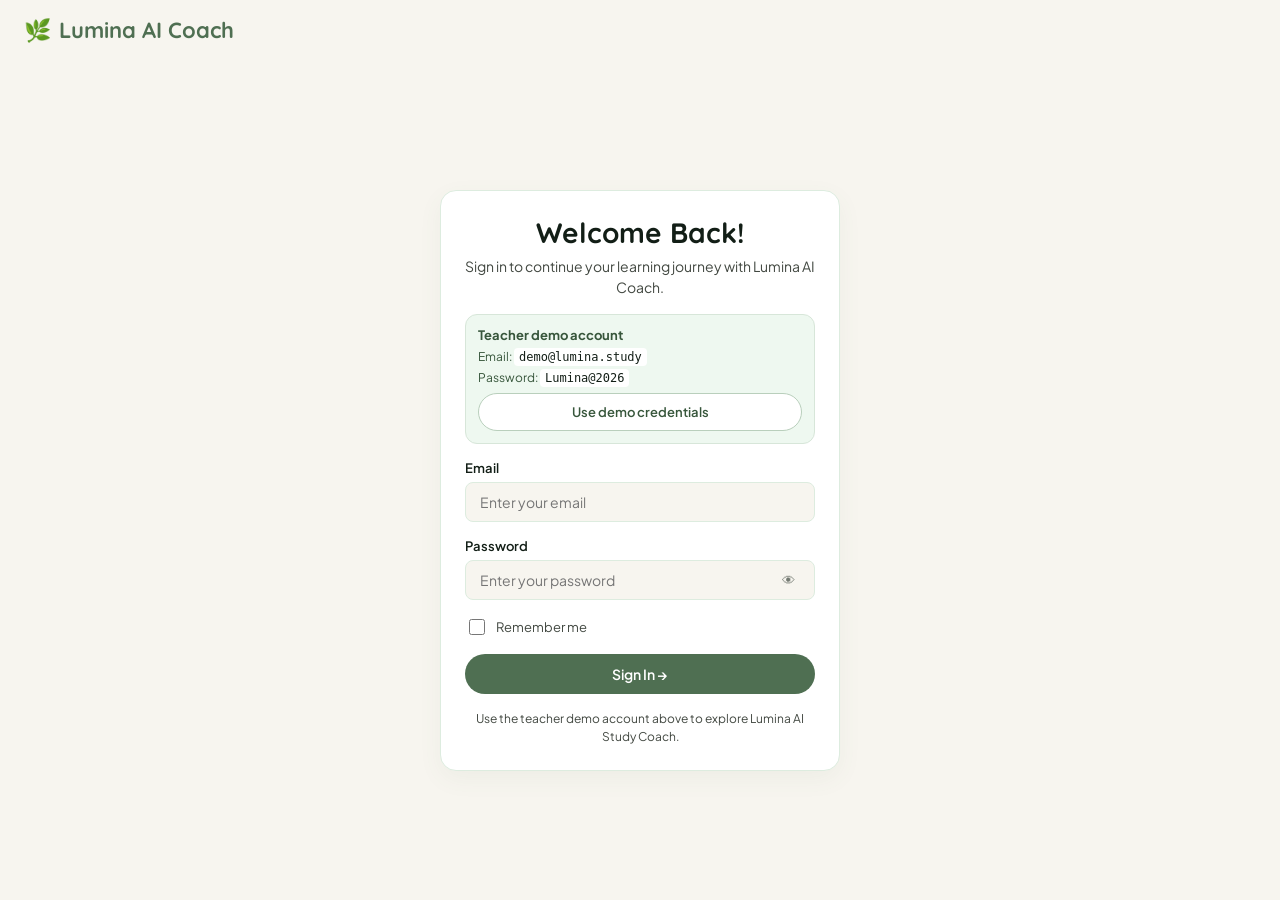
<file: index.html>
<!DOCTYPE html>
<html>
<head>
    <meta http-equiv="refresh" content="0; url=login.html">
    <title>Lumina AI Study Coach</title>
</head>
<body>
    <p>Loading Lumina AI Study Coach...</p>
</body>
</html>
</file>
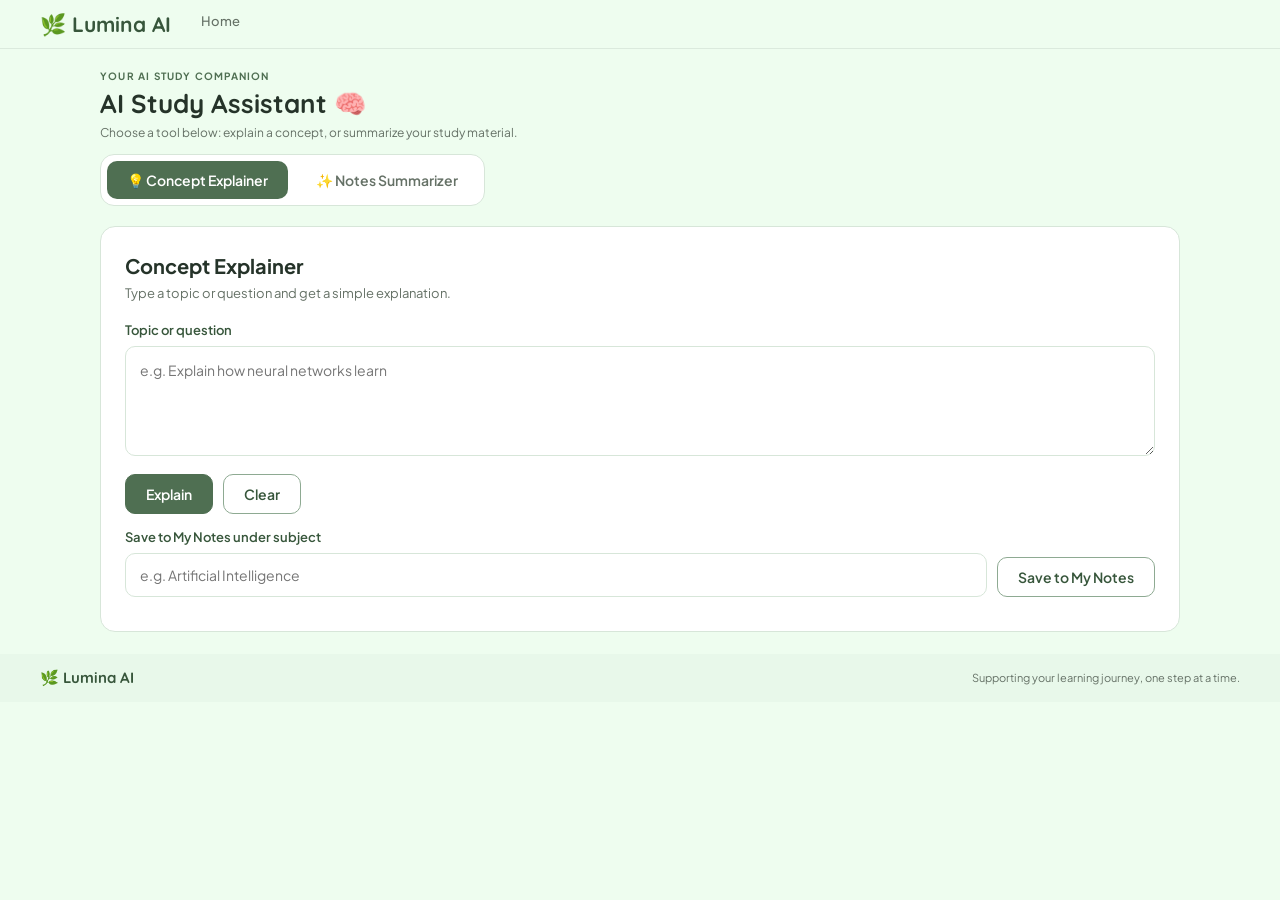
<file: ai-study-ass.html>
<!DOCTYPE html>
<html lang="en">
<head>
  <meta charset="UTF-8">
  <meta name="viewport" content="width=device-width, initial-scale=1.0">
  <meta name="theme-color" content="#eefdef">
  <title>Lumina AI Coach - AI Study Assistant</title>

  <link rel="stylesheet" href="./dashboard.css">

  <style>
    .tabs {
      display: flex;
      gap: 8px;
      margin-bottom: 20px;
      padding: 6px;
      background: var(--white);
      border: 1px solid var(--border-green);
      border-radius: 14px;
      width: fit-content;
      max-width: 100%;
    }

    .tab-btn {
      padding: 10px 20px;
      color: var(--text-muted);
      background: transparent;
      border: 0;
      border-radius: 10px;
      font-size: 14px;
      font-weight: 600;
      cursor: pointer;
      transition: background 0.2s ease, color 0.2s ease;
    }

    .tab-btn:hover {
      background: var(--soft-green);
    }

    .tab-btn[aria-selected="true"] {
      color: var(--white);
      background: var(--accent);
    }

    .assistant-panel {
      padding: 24px;
      background: var(--white);
      border: 1px solid var(--border-green);
      border-radius: 15px;
    }

    .assistant-panel[hidden] {
      display: none;
    }

    .assistant-panel h2 {
      margin-bottom: 4px;
      font-size: 20px;
    }

    .assistant-panel .panel-desc {
      margin-bottom: 18px;
      color: var(--text-muted);
      font-size: 13px;
    }

    .field-label {
      display: block;
      margin-bottom: 6px;
      color: var(--dark-green);
      font-size: 13px;
      font-weight: 600;
    }

    .field,
    .field-area {
      width: 100%;
      padding: 12px 14px;
      color: var(--text-main);
      background: var(--white);
      border: 1px solid var(--border-green);
      border-radius: 10px;
      font-size: 14px;
    }

    .field-area {
      min-height: 200px;
      resize: vertical;
      line-height: 1.7;
    }

    .field:focus,
    .field-area:focus {
      outline: 2px solid #719b76;
      outline-offset: 1px;
    }

    .btn-row {
      display: flex;
      flex-wrap: wrap;
      gap: 10px;
      margin-top: 14px;
    }

    .btn {
      padding: 10px 20px;
      border-radius: 10px;
      font-size: 14px;
      font-weight: 600;
      cursor: pointer;
    }

    .btn-primary {
      color: var(--white);
      background: var(--accent);
      border: 1px solid var(--accent);
    }

    .btn-primary:hover {
      background: var(--dark-green);
    }

    .btn-secondary {
      color: var(--dark-green);
      background: var(--white);
      border: 1px solid #8eaa92;
    }

    .btn-secondary:hover {
      background: var(--soft-green);
    }

    .result-box {
      margin-top: 20px;
      padding: 18px;
      background: #f7fbf7;
      border: 1px solid var(--border-green);
      border-radius: 12px;
      font-size: 14px;
      line-height: 1.8;
      white-space: pre-wrap;
      overflow-wrap: anywhere;
    }

    .save-row {
      display: grid;
      grid-template-columns: 1fr auto;
      gap: 10px;
      margin-top: 14px;
      align-items: end;
    }

    .status-msg {
      margin-top: 10px;
      color: var(--accent);
      font-size: 13px;
      font-weight: 600;
    }

    @media (max-width: 600px) {
      .tabs {
        width: 100%;
      }

      .tab-btn {
        flex: 1;
        padding: 10px 8px;
        font-size: 13px;
      }

      .assistant-panel {
        padding: 18px;
      }

      .save-row {
        grid-template-columns: 1fr;
      }
    }
  </style>
</head>
<body>

  <header class="navbar">
    <a href="dashboard.html" class="logo">🌿 Lumina AI</a>

    <nav class="nav-links" aria-label="Main navigation">
      <a href="dashboard.html">Home</a>
    </nav>
  </header>

  <main class="container">
    <section class="welcome">
      <p class="eyebrow">YOUR AI STUDY COMPANION</p>
      <h1>AI Study Assistant 🧠</h1>
      <p>Choose a tool below: explain a concept, or summarize your study material.</p>
    </section>

    <div class="tabs" role="tablist" aria-label="AI Study Assistant tools">
      <button class="tab-btn" id="tab-explainer" role="tab"
              aria-selected="true" aria-controls="panel-explainer"
              type="button">💡 Concept Explainer</button>
      <button class="tab-btn" id="tab-summarizer" role="tab"
              aria-selected="false" aria-controls="panel-summarizer"
              type="button">✨ Notes Summarizer</button>
    </div>

    <!-- TOOL 1: CONCEPT EXPLAINER -->
    <section class="assistant-panel" id="panel-explainer"
             role="tabpanel" aria-labelledby="tab-explainer">
      <h2>Concept Explainer</h2>
      <p class="panel-desc">Type a topic or question and get a simple explanation.</p>

      <label class="field-label" for="explainerInput">Topic or question</label>
      <textarea class="field-area" id="explainerInput" style="min-height:110px"
        placeholder="e.g. Explain how neural networks learn"></textarea>

      <div class="btn-row">
        <button class="btn btn-primary" id="explainBtn" type="button">Explain</button>
        <button class="btn btn-secondary" id="explainClear" type="button">Clear</button>
      </div>

      <div class="result-box" id="explainerResult" hidden></div>

      <div class="save-row" id="explainerSave" hidden>
        <div>
          <label class="field-label" for="explainerSubject">Save to My Notes under subject</label>
          <input class="field" id="explainerSubject" type="text"
                 list="subjectOptions" placeholder="e.g. Artificial Intelligence">
        </div>
        <button class="btn btn-secondary" id="explainerSaveBtn" type="button">
          Save to My Notes
        </button>
      </div>
      <p class="status-msg" id="explainerStatus" role="status" aria-live="polite"></p>
    </section>

    <!-- TOOL 2: NOTES SUMMARIZER -->
    <section class="assistant-panel" id="panel-summarizer"
             role="tabpanel" aria-labelledby="tab-summarizer" hidden>
      <h2>Notes Summarizer</h2>
      <p class="panel-desc">Paste your study material and get concise revision notes.</p>

      <label class="field-label" for="summarizerInput">Study material</label>
      <textarea class="field-area" id="summarizerInput"
        placeholder="Paste your notes, textbook text or lecture material here..."></textarea>

      <div class="btn-row">
        <button class="btn btn-primary" id="summarizeBtn" type="button">Summarize</button>
        <button class="btn btn-secondary" id="summarizeClear" type="button">Clear</button>
      </div>

      <div class="result-box" id="summarizerResult" hidden></div>

      <div class="save-row" id="summarizerSave" hidden>
        <div>
          <label class="field-label" for="summarizerSubject">Save to My Notes under subject</label>
          <input class="field" id="summarizerSubject" type="text"
                 list="subjectOptions" placeholder="e.g. Statistics">
        </div>
        <button class="btn btn-secondary" id="summarizerSaveBtn" type="button">
          Save to My Notes
        </button>
      </div>
      <p class="status-msg" id="summarizerStatus" role="status" aria-live="polite"></p>
    </section>

    <datalist id="subjectOptions"></datalist>
  </main>

  <footer class="footer">
    <div class="footer-logo">🌿 Lumina AI</div>
    <p class="footer-text">
      Supporting your learning journey, one step at a time.
    </p>
  </footer>

  <script>
  "use strict";

  /* =========================================================
     CONNECT YOUR AI HERE
     Replace the body of this function with your existing AI call
     (the one your concept-explainer page uses).
     mode  = "explain" or "summarize"
     input = the text the user typed
     It must return the answer text (a string).
     ========================================================= */
  async function askAI(mode, input) {
    if (typeof window.LuminaAI === "function") {
      return await window.LuminaAI(mode, input);
    }
    throw new Error("AI is not connected yet. Add your AI call inside askAI().");
  }

  const NOTES_KEY = "luminaNotes";

  const tabs = {
    explainer: {
      tab: document.getElementById("tab-explainer"),
      panel: document.getElementById("panel-explainer")
    },
    summarizer: {
      tab: document.getElementById("tab-summarizer"),
      panel: document.getElementById("panel-summarizer")
    }
  };

  function showTab(name) {
    if (!tabs[name]) name = "explainer";

    Object.entries(tabs).forEach(([key, item]) => {
      const active = key === name;
      item.tab.setAttribute("aria-selected", String(active));
      item.panel.hidden = !active;
    });

    history.replaceState(null, "", "#" + name);
  }

  tabs.explainer.tab.addEventListener("click", () => showTab("explainer"));
  tabs.summarizer.tab.addEventListener("click", () => showTab("summarizer"));

  showTab(location.hash.replace("#", "") || "explainer");

  /* ---------- Subject suggestions from existing notes ---------- */
  function readNotes() {
    try {
      const data = JSON.parse(localStorage.getItem(NOTES_KEY) || "[]");
      return Array.isArray(data) ? data : [];
    } catch (error) {
      return [];
    }
  }

  (function fillSubjects() {
    const subjects = [...new Set(readNotes().map(n => n.subject).filter(Boolean))];
    document.getElementById("subjectOptions").innerHTML =
      subjects.map(s => {
        const option = document.createElement("option");
        option.value = s;
        return option.outerHTML;
      }).join("");
  })();

  /* ---------- Save a result into My Notes ---------- */
  function saveToNotes(title, subject, content, source) {
    const notes = readNotes();
    const now = new Date().toISOString();

    notes.push({
      id: window.crypto?.randomUUID?.() ||
        "note-" + Date.now() + "-" + Math.random().toString(36).slice(2),
      title,
      subject,
      content,
      source,
      createdAt: now,
      updatedAt: now
    });

    localStorage.setItem(NOTES_KEY, JSON.stringify(notes));
  }

  /* ---------- Wire up one tool ---------- */
  function setupTool(config) {
    const input = document.getElementById(config.inputId);
    const runBtn = document.getElementById(config.runId);
    const clearBtn = document.getElementById(config.clearId);
    const result = document.getElementById(config.resultId);
    const saveRow = document.getElementById(config.saveRowId);
    const subjectInput = document.getElementById(config.subjectId);
    const saveBtn = document.getElementById(config.saveBtnId);
    const status = document.getElementById(config.statusId);

    let lastAnswer = "";

    runBtn.addEventListener("click", async () => {
      const text = input.value.trim();
      status.textContent = "";

      if (!text) {
        status.textContent = config.emptyMessage;
        input.focus();
        return;
      }

      runBtn.disabled = true;
      runBtn.textContent = "Working...";

      try {
        lastAnswer = String(await askAI(config.mode, text)).trim();
        result.textContent = lastAnswer;
        result.hidden = false;
        saveRow.hidden = !lastAnswer;
      } catch (error) {
        console.error(error);
        result.hidden = true;
        saveRow.hidden = true;
        status.textContent = error.message || "Something went wrong. Please try again.";
      } finally {
        runBtn.disabled = false;
        runBtn.textContent = config.runLabel;
      }
    });

    clearBtn.addEventListener("click", () => {
      input.value = "";
      result.textContent = "";
      result.hidden = true;
      saveRow.hidden = true;
      status.textContent = "";
      lastAnswer = "";
      input.focus();
    });

    saveBtn.addEventListener("click", () => {
      const subject = subjectInput.value.trim();

      if (!lastAnswer) return;

      if (!subject) {
        status.textContent = "Please enter a subject to save this note.";
        subjectInput.focus();
        return;
      }

      const raw = input.value.trim().replace(/\s+/g, " ");
      const title = config.titlePrefix +
        (raw.length > 40 ? raw.slice(0, 40).trim() + "..." : raw);

      try {
        saveToNotes(title, subject, lastAnswer, config.source);
        status.textContent = "✓ Saved to My Notes under " + subject + ".";
      } catch (error) {
        console.error(error);
        status.textContent = "Unable to save the note. Please try again.";
      }
    });
  }

  setupTool({
    mode: "explain",
    inputId: "explainerInput",
    runId: "explainBtn",
    clearId: "explainClear",
    resultId: "explainerResult",
    saveRowId: "explainerSave",
    subjectId: "explainerSubject",
    saveBtnId: "explainerSaveBtn",
    statusId: "explainerStatus",
    runLabel: "Explain",
    emptyMessage: "Please type a topic or question first.",
    titlePrefix: "",
    source: "ai-chat"
  });

  setupTool({
    mode: "summarize",
    inputId: "summarizerInput",
    runId: "summarizeBtn",
    clearId: "summarizeClear",
    resultId: "summarizerResult",
    saveRowId: "summarizerSave",
    subjectId: "summarizerSubject",
    saveBtnId: "summarizerSaveBtn",
    statusId: "summarizerStatus",
    runLabel: "Summarize",
    emptyMessage: "Please paste some study material first.",
    titlePrefix: "Summary: ",
    source: "ai-summary"
  });
  </script>
</body>
</html>
</file>
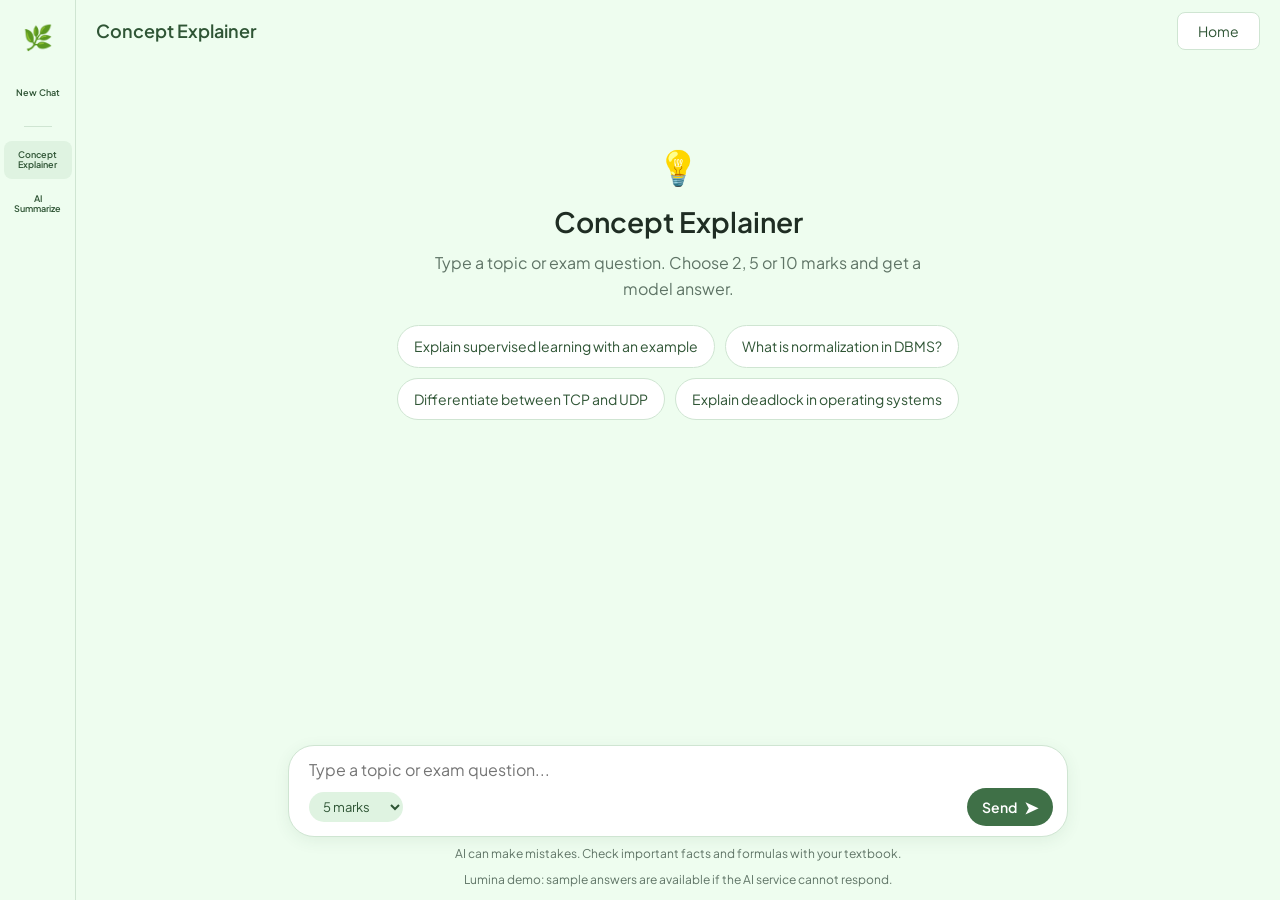
<file: ai-study-assistant.html>
<!DOCTYPE html>
<html lang="en">
<head>
<meta charset="UTF-8">
<meta name="viewport" content="width=device-width, initial-scale=1.0">
<meta name="theme-color" content="#eefdef">
<title>Lumina AI Coach - AI Study Assistant</title>
<link rel="stylesheet" href="./dashboard.css">
<style>
:root{--bg:#eefdef;--text:#1f2d23;--muted:#5f7466;--accent:#4b7a52;--dark:#2f5535;--soft:#dff3e1;--border:#cfe5d2;--white:#fff;--width:780px}
*{box-sizing:border-box}
html,body{height:100%;margin:0}
body{display:flex;overflow:hidden;background:var(--bg);color:var(--text);font-family:system-ui,-apple-system,"Segoe UI",sans-serif}
button,input,textarea,select{font:inherit}
.sidebar{display:flex;flex-direction:column;align-items:center;gap:6px;width:76px;flex-shrink:0;padding:14px 0;border-right:1px solid var(--border)}
.side-logo,.side-btn{display:grid;place-items:center;width:44px;height:44px;border:0;border-radius:12px;text-decoration:none;color:var(--dark);background:transparent;cursor:pointer}
.side-logo{font-size:24px;margin-bottom:10px}
.side-btn{position:relative;width:68px;height:38px;padding:2px 3px;border-radius:8px;font-size:9px;line-height:1.15;text-align:center;white-space:normal;font-weight:600}
.side-btn:hover,.side-logo:hover,.side-btn[aria-selected=true]{background:var(--soft)}
.side-btn::after{display:none}
.side-divider{width:28px;height:1px;margin:8px;background:var(--border)}
.main{display:flex;flex:1;flex-direction:column;min-width:0;min-height:0}
.top-header{display:flex;justify-content:space-between;align-items:center;padding:12px 20px;gap:12px}
.mode-title{font-weight:600;color:var(--dark);font-size:18px}
.home-btn{padding:8px 20px;border:1px solid var(--border);border-radius:8px;background:white;color:var(--dark);text-decoration:none;font-size:14px}
.chat-scroll{flex:1;min-height:0;overflow-y:auto;padding:8px 20px 24px;scroll-behavior:smooth}
.chat-thread{display:flex;flex-direction:column;gap:24px;width:100%;max-width:var(--width);margin:auto}
.chat-thread[hidden]{display:none}
.welcome-box{padding:8vh 10px 10px;text-align:center}
.chat-thread.has-messages .welcome-box{display:none}
.welcome-icon{font-size:34px;margin-bottom:10px}
.welcome-box h1{margin:0 0 8px;font-size:clamp(22px,3vw,28px);font-weight:600}
.welcome-box p{max-width:520px;margin:auto;color:var(--muted);font-size:16px;line-height:1.6}
.starter-list{display:flex;flex-wrap:wrap;justify-content:center;gap:10px;margin-top:24px}
.starter-btn{padding:10px 16px;border:1px solid var(--border);border-radius:999px;background:white;color:var(--dark);font-size:14px;cursor:pointer}
.starter-btn:hover{background:var(--soft)}
.msg{display:flex;max-width:100%}
.msg.user{justify-content:flex-end}
.user-bubble{max-width:85%;padding:10px 18px;background:var(--soft);border-radius:22px;white-space:pre-wrap;overflow-wrap:anywhere;line-height:1.6}
.ai-body{flex:1;min-width:0}
.ai-label{display:none}
.ai-card{font-size:16px;line-height:1.8;overflow-wrap:anywhere}
.a-heading{margin-top:20px;color:var(--dark);font-size:18px;font-weight:600}
.a-heading:first-child{margin-top:0}
.a-para{margin-top:8px}
.a-item{display:flex;gap:12px;margin-top:10px}
.a-marker{flex-shrink:0;min-width:24px;color:var(--accent);font-weight:600}
.ai-actions{display:flex;flex-wrap:wrap;gap:6px;margin-top:14px}
.action-btn{padding:6px 12px;border:0;border-radius:8px;background:transparent;color:var(--muted);font-size:13px;cursor:pointer}
.action-btn:hover{background:var(--soft);color:var(--dark)}
.save-form{display:flex;flex-wrap:wrap;gap:8px;margin-top:10px;padding:12px;border:1px solid var(--border);border-radius:14px;background:white}
.save-form[hidden]{display:none}
.save-form input{flex:1 1 180px;min-width:0;padding:9px 12px;border:1px solid var(--border);border-radius:8px;color:var(--text);background:white}
.save-btn{padding:9px 18px;border:0;border-radius:8px;background:var(--accent);color:white;cursor:pointer}
.save-note{flex-basis:100%;font-size:13px;color:var(--accent)}
.save-note.error,.error-card{color:#b42318}

/* Animated three-dot loading indicator */
.typing{display:inline-flex;align-items:center;gap:7px;padding:10px 13px;margin:2px 0;border:1px solid var(--border);border-radius:14px;background:#fff;color:var(--muted);font-size:13px;font-weight:500}
.typing-dots{display:inline-flex;align-items:center;gap:4px}
.typing-dots span{display:block;width:8px;height:8px;flex:0 0 8px;background:var(--accent);border-radius:50%;opacity:.35;animation:luminaDot 1s ease-in-out infinite}
.typing-dots span:nth-child(2){animation-delay:.16s}
.typing-dots span:nth-child(3){animation-delay:.32s}
@keyframes luminaDot{0%,60%,100%{opacity:.3;transform:translateY(0)}30%{opacity:1;transform:translateY(-5px)}}

.error-card{font-size:15px;line-height:1.6}
.composer-wrap{flex-shrink:0;padding:8px 20px 12px;background:linear-gradient(to top,var(--bg) 80%,transparent)}
.composer{max-width:var(--width);width:100%;margin:auto;padding:12px 14px 10px 20px;border:1px solid var(--border);border-radius:26px;background:white;box-shadow:0 4px 16px #37563b14}
.composer:focus-within{border-color:var(--accent)}
.composer textarea{display:block;width:100%;max-height:200px;resize:none;overflow-y:auto;border:0;outline:0;background:transparent;color:var(--text);font-size:16px;line-height:1.5}
.composer-bar{display:flex;align-items:center;justify-content:space-between;margin-top:6px}
.composer-bar select{padding:6px 10px;border:0;border-radius:999px;background:var(--soft);color:var(--dark);font-size:13px}

/* Always-visible Send button */
.send-btn{display:inline-flex!important;align-items:center;justify-content:center;gap:7px;flex:0 0 auto;min-width:82px;height:38px;padding:0 15px;border:0;border-radius:22px;background:#3f7047!important;color:#fff!important;font-size:14px;font-weight:600;line-height:1;cursor:pointer;visibility:visible!important;opacity:1!important;position:relative;z-index:2}
.send-btn:disabled{opacity:.55!important;cursor:wait}
.send-btn .send-arrow{font-size:17px;line-height:1}
.disclaimer,.demo-notice{margin:8px 0 0;color:var(--muted);font-size:12px;text-align:center}
@media(max-width:600px){.sidebar{width:72px;padding:10px 0}.side-logo{width:38px;height:38px}.side-btn{width:66px;height:36px;font-size:8.5px}.top-header{padding:10px 12px}.mode-title{font-size:15px}.home-btn{padding:7px 14px}.chat-scroll{padding:8px 12px 16px}.composer-wrap{padding:8px 10px 10px}}
@media(prefers-reduced-motion:reduce){.chat-scroll{scroll-behavior:auto}.typing-dots span{animation:none;opacity:1}}
</style>
</head>
<body>

<aside class="sidebar" aria-label="Tools">
<a href="dashboard.html" class="side-logo" title="Lumina AI" aria-label="Lumina AI home">🌿</a>
<button class="side-btn" id="newChatBtn" type="button" data-label="New chat" aria-label="New chat">New Chat</button>
<div class="side-divider"></div>
<button class="side-btn" id="tab-explain" role="tab" type="button" data-label="Concept Explainer" aria-selected="true">Concept<br>Explainer</button>
<button class="side-btn" id="tab-summarize" role="tab" type="button" data-label="AI Summarize" aria-selected="false">AI<br>Summarize</button>
</aside>

<div class="main">
<header class="top-header">
<div class="mode-title" id="modeTitle">Concept Explainer</div>
<a href="dashboard.html" class="home-btn">Home</a>
</header>

<div class="chat-scroll" id="chatScroll">
<div class="chat-thread" id="thread-explain" role="log" aria-live="polite">
<div class="welcome-box">
<div class="welcome-icon">💡</div>
<h1>Concept Explainer</h1>
<p>Type a topic or exam question. Choose 2, 5 or 10 marks and get a model answer.</p>
<div class="starter-list">
<button class="starter-btn">Explain supervised learning with an example</button>
<button class="starter-btn">What is normalization in DBMS?</button>
<button class="starter-btn">Differentiate between TCP and UDP</button>
<button class="starter-btn">Explain deadlock in operating systems</button>
</div>
</div>
</div>

<div class="chat-thread" id="thread-summarize" role="log" aria-live="polite" hidden>
<div class="welcome-box">
<div class="welcome-icon">✨</div>
<h1>Notes Summarizer</h1>
<p>Paste textbook text or lecture notes to get revision notes, key terms and exam questions.</p>
</div>
</div>
</div>

<div class="composer-wrap">
<form class="composer" id="composer">
<textarea id="promptInput" rows="1" maxlength="20000" aria-label="Message" placeholder="Type a topic or exam question..."></textarea>
<div class="composer-bar">
<select id="marksSelect" aria-label="Answer type">
<option value="2">2 marks</option>
<option value="5" selected>5 marks</option>
<option value="10">10 marks</option>
</select>
<button class="send-btn" id="sendBtn" type="submit" aria-label="Send message" title="Send message">
<span>Send</span><span class="send-arrow" aria-hidden="true">➤</span>
</button>
</div>
</form>
<p class="disclaimer">AI can make mistakes. Check important facts and formulas with your textbook.</p>
<p class="demo-notice">Lumina demo: sample answers are available if the AI service cannot respond.</p>
</div>
</div>

<datalist id="subjectOptions"></datalist>

<script>
"use strict";

const $ = id => document.getElementById(id);
const NOTES_KEY = "luminaNotes";
const CACHE_KEY = "luminaAnswerCache";
const CACHE_LIMIT = 30;
const REQUEST_TIMEOUT_MS = 120000;

const modes = {
  explain:{tab:$("tab-explain"),thread:$("thread-explain"),placeholder:"Type a topic or exam question...",maxLength:500,label:"Concept Explainer",source:"ai-chat"},
  summarize:{tab:$("tab-summarize"),thread:$("thread-summarize"),placeholder:"Paste your study material here...",maxLength:20000,label:"Notes Summarizer",source:"ai-summary"}
};

const input=$("promptInput");
const sendBtn=$("sendBtn");
const marksSelect=$("marksSelect");
const chatScroll=$("chatScroll");
let currentMode="explain";
let busy=false;
const drafts={explain:"",summarize:""};

function cleanAnswer(text){
 return String(text).replace(/\*\*/g,"").replace(/^#{1,6}\s*/gm,"").replace(/^\s*[\*-]\s+/gm,"• ").replace(/[*_`]/g,"").trim();
}

function buildExplainPrompt(topic,marks){
 const base=`You are an experienced university professor writing a model answer for a college exam.\nQuestion or topic: "${topic}"\n`;
 const rules=`\nFormatting rules:\n- Use plain text without markdown symbols.\n- Put each heading on its own line ending with a colon.\n- Use numbered points for lists.\n- Use correct technical terms and accurate explanations.`;
 if(marks==="2")return base+`\nWrite a 2-mark answer of about 60–80 words.\nDefinition:\nGive a precise definition.\nKey Points:\nGive 2–3 important points.`+rules;
 if(marks==="10")return base+`\nWrite a 10-mark answer of about 450–550 words.\nIntroduction:\nDefinition:\nDetailed Explanation:\nExplain in 4–6 numbered subheadings.\nTypes or Components:\nAdvantages and Limitations:\nApplications:\nExample:\nConclusion:`+rules;
 return base+`\nWrite a 5-mark answer of about 200–250 words.\nDefinition:\nExplanation:\nGive 4–6 numbered points.\nExample:\nConclusion:`+rules;
}

function buildSummarizePrompt(material){
 return `You are a university professor creating exam revision notes from the supplied material. Use this structure:\nTopic:\nKey Definitions:\nMain Points:\nFormulas and Important Facts:\nQuick Revision:\nImportant Exam Questions:\nKeep notes shorter than the original. Preserve facts and formulas from the material and do not invent source details.\n\nStudy material:\n${material}`;
}

/* Demo answers are used only when the real API cannot answer. */
function makeDemoAnswer(topic,marks){
 const t=topic.toLowerCase();
 let definition="This is an important computer science concept used to understand and solve computing problems.";
 let points=["Understand the purpose and basic principles of the concept.","Follow the appropriate steps or techniques to apply it.","Check the result and consider its practical use."];
 let example="A student can apply this concept while solving a practical computer science problem.";

 if(t.includes("supervised learning")){
  definition="Supervised learning is a machine learning method in which a model learns from labelled examples containing inputs and their correct outputs.";
  points=["Collect labelled training data.","Train the model to learn the relationship between inputs and outputs.","Evaluate the model using unseen data.","Use the trained model to predict outputs for new inputs."];
  example="An email classifier learns from emails labelled as spam or not spam and then classifies new emails.";
 }else if(t.includes("normalization")&&t.includes("dbms")){
  definition="Normalization is the process of organizing database tables to reduce data redundancy and prevent data anomalies.";
  points=["First Normal Form (1NF) requires atomic values in fields.","Second Normal Form (2NF) removes partial dependency on a composite key.","Third Normal Form (3NF) removes transitive dependency.","Normalization improves consistency and database maintenance."];
  example="Store department details in a separate table and link them to students using a department ID instead of repeating the details in every student record.";
 }else if(t.includes("tcp")&&t.includes("udp")){
  definition="TCP and UDP are transport-layer protocols used to transfer data across networks.";
  points=["TCP establishes a connection before data transmission.","TCP provides reliable and ordered delivery.","UDP sends data without establishing a connection.","UDP has lower overhead but does not guarantee delivery or order."];
  example="TCP is used for reliable web communication, while UDP is useful for applications such as live streaming and online gaming.";
 }else if(t.includes("deadlock")){
  definition="A deadlock is a condition in which two or more processes wait indefinitely for resources held by one another.";
  points=["Mutual exclusion means a resource can be used by one process at a time.","Hold and wait means a process holds one resource while waiting for another.","No preemption means resources cannot be forcibly taken away.","Circular wait occurs when processes form a cycle of waiting."];
  example="Process P1 holds R1 and waits for R2, while P2 holds R2 and waits for R1. Neither can continue.";
 }else if(t.includes("artificial intelligence")||t==="what is ai"){
  definition="Artificial Intelligence (AI) is a branch of computer science that develops systems capable of tasks such as learning, reasoning and problem-solving.";
  points=["Machine learning enables systems to learn from data.","Natural language processing helps systems work with human language.","Computer vision enables systems to analyse images and videos.","AI is used in education, healthcare and automation."];
  example="A study assistant can explain concepts and organize study material for revision.";
 }else if(t.includes("process synchronization")||t.includes("synchronization")){
  definition="Process synchronization coordinates concurrent processes that share data or resources so that their operations occur safely.";
  points=["It helps prevent race conditions.","A critical section is the part of a program that accesses shared resources.","Mutual exclusion allows only one process at a time in the critical section.","Semaphores and mutex locks are common synchronization tools."];
  example="A mutex lock can ensure that only one process updates a shared bank balance at a time.";
 }

 if(marks==="2")return "Definition:\n"+definition+"\n\nKey Points:\n1. "+points[0]+"\n2. "+points[1];
 if(marks==="10")return "Introduction:\n"+topic+" is an important topic in computer science.\n\nDefinition:\n"+definition+"\n\nDetailed Explanation:\n"+points.map((p,i)=>(i+1)+". "+p).join("\n")+"\n\nTypes or Components:\nThe components depend on the problem and the way the concept is applied.\n\nAdvantages and Limitations:\n1. It provides a systematic way to solve relevant problems.\n2. It supports practical computing applications.\n3. The result depends on correct implementation and suitable inputs.\n\nApplications:\n1. Education and learning.\n2. Computer-based problem-solving.\n3. Information processing.\n\nExample:\n"+example+"\n\nConclusion:\nUnderstanding "+topic+" helps connect the basic concept with its practical applications.";
 return "Definition:\n"+definition+"\n\nExplanation:\n"+points.map((p,i)=>(i+1)+". "+p).join("\n")+"\n\nExample:\n"+example+"\n\nConclusion:\nUnderstanding "+topic+" helps students learn its principles and practical applications.\n\nDemo notice:\nThis is a sample fallback answer. Connect the AI service for a genuine AI-generated answer.";
}

function makeDemoSummary(material){
 const lines=material.split(/\n+/).map(s=>s.trim()).filter(Boolean);
 const excerpts=lines.slice(0,6);
 return "Topic:\nStudy Material — Demo Revision Summary\n\nKey Definitions:\n• Identify each important term and its meaning from the supplied material.\n\nMain Points:\n"+(excerpts.length?excerpts.map((s,i)=>(i+1)+". "+s).join("\n"):"1. Identify the main ideas in the material.")+"\n\nFormulas and Important Facts:\nCheck the original material for exact formulas, figures and facts.\n\nQuick Revision:\n1. Review key terms.\n2. Memorise important steps and facts.\n3. Practise explaining the main ideas in your own words.\n\nImportant Exam Questions:\n1. Define the main concept in the material.\n2. Explain its important points.\n3. Give an example based on the material.\n\nDemo notice:\nThis is a sample summary of the supplied text, not a full AI-generated summary.";
}

async function askAI(mode,text,marks,onUpdate){
 const prompt=mode==="explain"?buildExplainPrompt(text,marks):buildSummarizePrompt(text);
 const controller=new AbortController();
 const timer=setTimeout(()=>controller.abort(),REQUEST_TIMEOUT_MS);
 try{
  const response=await fetch("/api/chat",{method:"POST",headers:{"Content-Type":"application/json"},body:JSON.stringify({message:prompt,stream:true}),signal:controller.signal});
  if(!response.ok)throw new Error("AI service returned an error.");
  const type=response.headers.get("content-type")||"";
  if(!type.includes("application/json")&&response.body&&response.body.getReader){
   const reader=response.body.getReader();const decoder=new TextDecoder();let full="";
   while(true){const {done,value}=await reader.read();if(done)break;full+=decoder.decode(value,{stream:true});if(onUpdate)onUpdate(cleanAnswer(full));}
   full+=decoder.decode();const result=cleanAnswer(full);
   if(!result)throw new Error("The AI service returned an empty answer.");
   return result;
  }
  const data=await response.json();
  if(!data||!data.reply)throw new Error("The AI service returned an empty answer.");
  return cleanAnswer(data.reply);
 }catch(error){
  console.warn("Lumina AI unavailable; using demo response.",error);
  const fallback=mode==="summarize"?makeDemoSummary(text):makeDemoAnswer(text,marks);
  return fallback.includes("Demo notice:")?fallback:fallback+"\n\nDemo notice:\nThis is a sample fallback response because the Gemini API could not be reached. It is not a live AI-generated answer.";
 }finally{clearTimeout(timer);}
}

function readCache(){try{const d=JSON.parse(localStorage.getItem(CACHE_KEY)||"[]");return Array.isArray(d)?d:[];}catch(e){return[];}}
function cacheKey(mode,text,marks){return mode+"|"+(mode==="explain"?marks:"-")+"|"+text.trim().toLowerCase().replace(/\s+/g," ");}
function getCached(mode,text,marks){const hit=readCache().find(x=>x.key===cacheKey(mode,text,marks));return hit?hit.answer:null;}
function setCached(mode,text,marks,answer){try{const key=cacheKey(mode,text,marks);const list=readCache().filter(x=>x.key!==key);list.push({key,answer});localStorage.setItem(CACHE_KEY,JSON.stringify(list.slice(-CACHE_LIMIT)));}catch(e){}}

function setMode(name){
 if(!modes[name])name="explain";
 drafts[currentMode]=input.value;currentMode=name;
 Object.entries(modes).forEach(([key,m])=>{m.tab.setAttribute("aria-selected",String(key===name));m.thread.hidden=key!==name;});
 $("modeTitle").textContent=modes[name].label;
 input.maxLength=modes[name].maxLength;input.placeholder=modes[name].placeholder;input.value=drafts[name]||"";
 marksSelect.hidden=name!=="explain";resizeInput();scrollToBottom(true);
 history.replaceState(null,"","#"+name);
}
modes.explain.tab.addEventListener("click",()=>setMode("explain"));
modes.summarize.tab.addEventListener("click",()=>setMode("summarize"));

document.querySelectorAll(".starter-btn").forEach(btn=>btn.addEventListener("click",()=>{setMode("explain");input.value=btn.textContent.trim();resizeInput();input.focus();}));

$("newChatBtn").addEventListener("click",()=>{if(busy)return;const thread=modes[currentMode].thread;thread.querySelectorAll(".msg").forEach(el=>el.remove());thread.classList.remove("has-messages");input.value="";drafts[currentMode]="";resizeInput();input.focus();});

function resizeInput(){input.style.height="auto";input.style.height=Math.min(input.scrollHeight,200)+"px";}
input.addEventListener("input",resizeInput);
input.addEventListener("keydown",e=>{if(e.key==="Enter"&&!e.shiftKey&&!e.isComposing){e.preventDefault();$("composer").requestSubmit();}});
function scrollToBottom(instant=false){requestAnimationFrame(()=>chatScroll.scrollTo({top:chatScroll.scrollHeight,behavior:instant?"auto":"smooth"}));}

function addUserMessage(mode,text){
 const row=document.createElement("div");row.className="msg user";
 const bubble=document.createElement("div");bubble.className="user-bubble";bubble.textContent=text;
 row.appendChild(bubble);modes[mode].thread.appendChild(row);modes[mode].thread.classList.add("has-messages");scrollToBottom();
}
function makeAiRow(){const row=document.createElement("div");row.className="msg ai";const body=document.createElement("div");body.className="ai-body";row.appendChild(body);return{row,body};}

/* Displays the animated three dots while the AI request is running. */
function addTyping(mode){
 const {row,body}=makeAiRow();
 const indicator=document.createElement("div");
 indicator.className="typing";
 indicator.setAttribute("role","status");
 indicator.setAttribute("aria-live","polite");
 indicator.innerHTML=`<span>Lumina is preparing your answer</span><span class="typing-dots" aria-hidden="true"><span></span><span></span><span></span></span>`;
 body.appendChild(indicator);
 modes[mode].thread.appendChild(row);
 scrollToBottom();
 return row;
}

function renderAnswer(container,text){
 container.textContent="";
 text.split("\n").forEach(raw=>{
  const line=raw.trim();if(!line)return;
  const item=line.match(/^(\d+[.)]|•)\s+(.*)$/);
  if(item){const row=document.createElement("div");row.className="a-item";const marker=document.createElement("span");marker.className="a-marker";marker.textContent=item[1];const content=document.createElement("span");content.textContent=item[2];row.append(marker,content);container.appendChild(row);return;}
  if(/:$/.test(line)&&line.length<=80){const h=document.createElement("div");h.className="a-heading";h.textContent=line.slice(0,-1);container.appendChild(h);return;}
  const p=document.createElement("div");p.className="a-para";p.textContent=line;container.appendChild(p);
 });
}

function readNotes(){try{const d=JSON.parse(localStorage.getItem(NOTES_KEY)||"[]");return Array.isArray(d)?d:[];}catch(e){return[];}}
function fillSubjects(){const list=$("subjectOptions");list.innerHTML="";[...new Set(readNotes().map(n=>n.subject).filter(Boolean))].forEach(subject=>{const o=document.createElement("option");o.value=subject;list.appendChild(o);});}
function saveToNotes(title,subject,content,source){
 const notes=readNotes();const now=new Date().toISOString();
 notes.push({id:window.crypto?.randomUUID?.()||"note-"+Date.now(),title,subject,content,source,createdAt:now,updatedAt:now});
 localStorage.setItem(NOTES_KEY,JSON.stringify(notes));
}
function getNoteTitle(mode,answer,question,marks){
 if(mode==="explain"){const q=question.replace(/\s+/g," ").trim();return(q.length>55?q.slice(0,55)+"...":q)+" ("+marks+" marks)";}
 const match=answer.match(/Topic:\s*\n?\s*(.+)/i);return "Summary: "+(match?match[1].trim():question.slice(0,45));
}

function attachActions(body,mode,answer,meta){
 const actions=document.createElement("div");actions.className="ai-actions";
 const copy=document.createElement("button");copy.type="button";copy.className="action-btn";copy.textContent="Copy";
 const toggle=document.createElement("button");toggle.type="button";toggle.className="action-btn";toggle.textContent="Save to My Notes";
 actions.append(copy,toggle);

 const form=document.createElement("div");form.className="save-form";form.hidden=true;
 const subject=document.createElement("input");subject.placeholder="Subject name, e.g. Artificial Intelligence";subject.setAttribute("list","subjectOptions");subject.setAttribute("aria-label","Subject name");
 const title=document.createElement("input");title.maxLength=120;title.value=getNoteTitle(mode,answer,meta.question,meta.marks);title.placeholder="Title / topic";title.setAttribute("aria-label","Title");
 const save=document.createElement("button");save.type="button";save.className="save-btn";save.textContent="Save";
 const status=document.createElement("div");status.className="save-note";status.setAttribute("role","status");
 form.append(subject,title,save,status);

 copy.addEventListener("click",async()=>{
  try{
   if(navigator.clipboard&&navigator.clipboard.writeText)await navigator.clipboard.writeText(answer);
   else{const temp=document.createElement("textarea");temp.value=answer;document.body.appendChild(temp);temp.select();if(!document.execCommand("copy"))throw Error("Copy failed");temp.remove();}
   copy.textContent="Copied ✓";
  }catch(e){copy.textContent="Could not copy";}
  setTimeout(()=>copy.textContent="Copy",1500);
 });

 toggle.addEventListener("click",()=>{form.hidden=!form.hidden;if(!form.hidden)subject.focus();});

 function doSave(){
  if(!subject.value.trim()){status.textContent="Please enter a subject name.";status.classList.add("error");subject.focus();return;}
  try{
   saveToNotes(title.value.trim()||getNoteTitle(mode,answer,meta.question,meta.marks),subject.value.trim(),answer,modes[mode].source);
   status.classList.remove("error");
   status.textContent="✓ Saved to My Notes under "+subject.value.trim()+".";
   fillSubjects();
  }catch(e){
   status.textContent="Unable to save. Please try again.";
   status.classList.add("error");
  }
 }
 save.addEventListener("click",doSave);
 [subject,title].forEach(el=>el.addEventListener("keydown",e=>{if(e.key==="Enter"){e.preventDefault();doSave();}}));
 body.append(actions,form);
}

function addAnswer(mode,answer,meta){
 const {row,body}=makeAiRow();
 const card=document.createElement("div");card.className="ai-card";
 body.appendChild(card);
 renderAnswer(card,answer);
 attachActions(body,mode,answer,meta);
 modes[mode].thread.appendChild(row);
 scrollToBottom();
}

async function runRequest(mode,text,marks){
 const meta={question:text,marks};
 const cached=getCached(mode,text,marks);
 if(cached){addAnswer(mode,cached,meta);return;}

 busy=true;
 sendBtn.disabled=true;
 const typing=addTyping(mode);

 try{
  const answer=await askAI(mode,text,marks);
  typing.remove();
  addAnswer(mode,answer,meta);
  setCached(mode,text,marks,answer);
 }catch(error){
  typing.remove();
  const {row,body}=makeAiRow();
  const card=document.createElement("div");
  card.className="error-card";
  card.textContent="Something went wrong. Please try again.";
  body.appendChild(card);
  modes[mode].thread.appendChild(row);
 }finally{
  busy=false;
  sendBtn.disabled=false;
  if(currentMode===mode)input.focus();
 }
}

$("composer").addEventListener("submit",e=>{
 e.preventDefault();
 if(busy)return;
 const text=input.value.trim();
 if(!text){input.focus();return;}
 const mode=currentMode;
 const marks=marksSelect.value;
 const shown=mode==="summarize"&&text.length>300?text.slice(0,300)+"…\n("+text.length+" characters pasted)":text;
 addUserMessage(mode,shown);
 input.value="";
 drafts[mode]="";
 resizeInput();
 runRequest(mode,text,marks);
});

fillSubjects();
setMode(location.hash==="#summarize"||location.hash==="#summarizer"?"summarize":"explain");
</script>
</body>
</html>
</file>
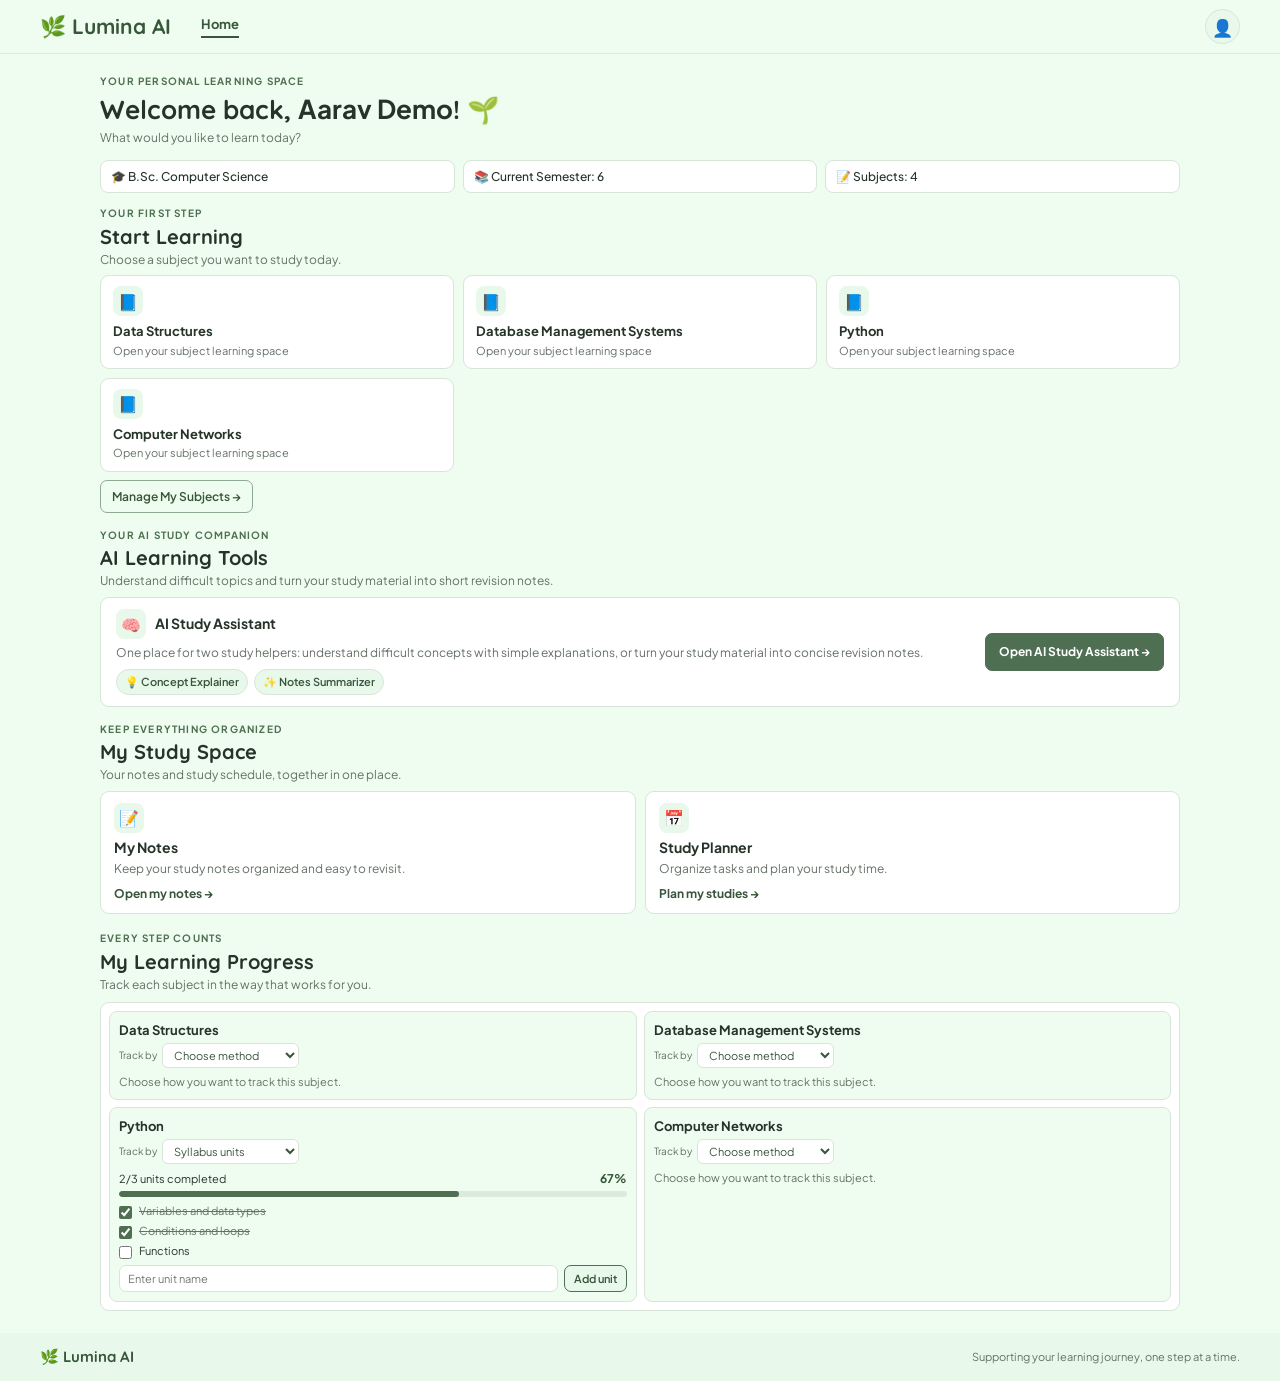
<file: dashboard.html>
<!DOCTYPE html>
<html lang="en">
<head>
  <meta charset="UTF-8">
  <meta name="viewport" content="width=device-width, initial-scale=1.0">
  <meta name="theme-color" content="#eefdef">
  <title>Lumina AI Study Coach</title>
  <link rel="stylesheet" href="./dashboard.css">
</head>
<body>
  <header class="navbar">
    <a href="dashboard.html" class="logo">🌿 Lumina AI</a>

    <nav class="nav-links" aria-label="Main navigation">
      <a href="dashboard.html" class="active" aria-current="page">Home</a>
    </nav>

    <div class="nav-icons">
      <div class="avatar-menu">
        <button class="avatar" id="avatarToggle" type="button"
          aria-label="Open profile menu" aria-expanded="false"
          aria-controls="avatarDropdown">👤</button>
        <div class="avatar-dropdown" id="avatarDropdown">
          <a href="profile-setup.html">Edit Profile</a>
        </div>
      </div>
    </div>
  </header>

  <main class="container">

    <!-- Welcome -->
    <section class="welcome">
      <p class="eyebrow">YOUR PERSONAL LEARNING SPACE</p>
      <h1>Welcome back, <span id="welcomeName">Learner</span>! 🌱</h1>
      <p>What would you like to learn today?</p>
    </section>

    <!-- Profile Information -->
    <section class="info-bar" aria-label="Study profile">
      <div class="info-item" id="currentCourse">🎓 Your Degree</div>
      <div class="info-item" id="currentSemester">📚 Current Semester: Not set</div>
      <div class="info-item" id="subjectCount">📝 Subjects: 0</div>
    </section>

    <!-- Start Learning -->
    <section class="section-block start-learning" id="subjectsSection">
      <div class="section-heading">
        <div>
          <p class="eyebrow">YOUR FIRST STEP</p>
          <h2>Start Learning</h2>
          <p>Choose a subject you want to study today.</p>
        </div>
      </div>

      <div class="subject-grid" id="subjectGrid">
        <div class="empty-state">
          <span>📚</span>
          <p>Your subjects will appear here after you complete your profile.</p>
        </div>
      </div>

      <a class="primary-link" href="profile-setup.html">
        Manage My Subjects →
      </a>
    </section>

    <!-- AI Learning Tools -->
    <section class="section-block" id="aiLearningSection">
      <div class="section-heading">
        <div>
          <p class="eyebrow">YOUR AI STUDY COMPANION</p>
          <h2>AI Learning Tools</h2>
          <p>Understand difficult topics and turn your study material into short revision notes.</p>
        </div>
      </div>

      <div class="ai-tool-card">
        <div class="ai-tool-content">

          <div class="ai-tool-title">
            <span class="tool-icon">🧠</span>
            <h3>AI Study Assistant</h3>
          </div>

          <p>
            One place for two study helpers: understand difficult concepts
            with simple explanations, or turn your study material into
            concise revision notes.
          </p>

          <div class="tool-features">
            <span class="feature-chip">💡 Concept Explainer</span>
            <span class="feature-chip">✨ Notes Summarizer</span>
          </div>

        </div>

        <a href="ai-study-assistant.html" class="ai-open-button">
          Open AI Study Assistant →
        </a>
      </div>
    </section>

    <!-- My Study Space -->
    <section class="section-block" id="studySpaceSection">
      <div class="section-heading">
        <div>
          <p class="eyebrow">KEEP EVERYTHING ORGANIZED</p>
          <h2>My Study Space</h2>
          <p>Your notes and study schedule, together in one place.</p>
        </div>
      </div>

      <div class="tools-grid tools-grid-two">

        <a href="my-notes.html" class="tool-card">
          <span class="tool-icon">📝</span>
          <h3>My Notes</h3>
          <p>Keep your study notes organized and easy to revisit.</p>
          <span class="open-link">Open my notes →</span>
        </a>

        <a href="study-planner.html" class="tool-card">
          <span class="tool-icon">📅</span>
          <h3>Study Planner</h3>
          <p>Organize tasks and plan your study time.</p>
          <span class="open-link">Plan my studies →</span>
        </a>

      </div>
    </section>

    <!-- My Learning Progress -->
    <section class="section-block" id="progressSection">
      <div class="section-heading">
        <div>
          <p class="eyebrow">EVERY STEP COUNTS</p>
          <h2>My Learning Progress</h2>
          <p>Track each subject in the way that works for you.</p>
        </div>
      </div>

      <div class="progress-panel progress-panel-compact">
        <div id="subjectProgressList" class="subject-progress-list">
          <p class="progress-empty">Loading your subjects...</p>
        </div>
      </div>
    </section>

  </main>

  <footer class="footer">
    <div class="footer-logo">🌿 Lumina AI</div>
    <p class="footer-text">
      Supporting your learning journey, one step at a time.
    </p>
  </footer>

  <script src="./demo-data.js"></script>
  <script src="./dashboard.js"></script>
</body>
</html>
</file>
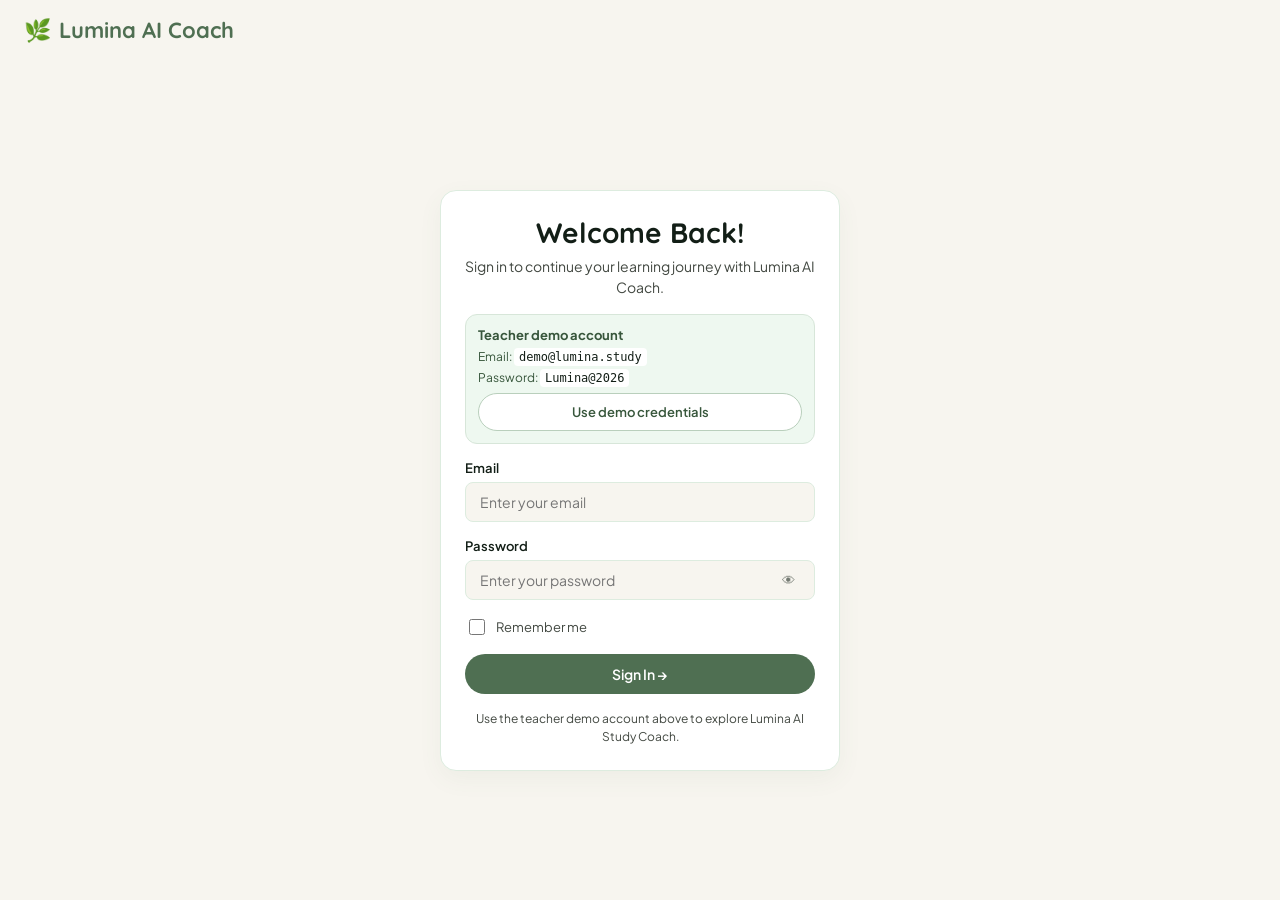
<file: login.html>
<!DOCTYPE html>
<html lang="en">
<head>
<meta charset="utf-8"/>
<meta content="width=device-width, initial-scale=1.0" name="viewport"/>
<title>Sign In - Lumina AI Coach</title>
<link href="https://fonts.googleapis.com/css2?family=Plus+Jakarta+Sans:wght@400;500;600;700&family=Quicksand:wght@400;500;600;700&display=swap" rel="stylesheet"/>
<link href="login.css" rel="stylesheet"/>
</head>
<body>

<header class="header">
  <div class="logo">
    <span>🌿</span>
    <span>Lumina AI Coach</span>
  </div>
</header>

<main class="main">
  <div class="auth-card">

    <div class="card-header">
      <h1>Welcome Back!</h1>
      <p>Sign in to continue your learning journey with Lumina AI Coach.</p>
    </div>

    <div class="demo-credentials" role="note" aria-label="Teacher demonstration login">
      <strong>Teacher demo account</strong>
      <span>Email: <code>demo@lumina.study</code></span>
      <span>Password: <code>Lumina@2026</code></span>
      <button class="google-btn" id="fillDemoBtn" type="button">Use demo credentials</button>
    </div>

    <form id="loginForm">
      <div class="field">
        <label for="email">Email</label>
        <input id="email" placeholder="Enter your email" type="email" required/>
      </div>

      <div class="field">
        <label for="password">Password</label>
        <div class="password-wrapper">
          <input id="password" placeholder="Enter your password" type="password" required/>
          <button aria-label="Toggle password visibility" class="toggle-password" id="togglePassword" type="button">👁</button>
        </div>
      </div>

      <div class="form-row">
        <label class="remember-me">
          <input type="checkbox"/>
          Remember me
        </label>
      </div>

      <button class="submit-btn" type="submit">
        Sign In &#8594;
      </button>
    </form>

    <div class="card-footer">
      Use the teacher demo account above to explore Lumina AI Study Coach.
    </div>

  </div>
</main>

<script>
  const DEMO_EMAIL = 'demo@lumina.study';
  const DEMO_PASSWORD = 'Lumina@2026';

  document.getElementById('togglePassword').addEventListener('click', function () {
    const pw = document.getElementById('password');
    pw.type = pw.type === 'password' ? 'text' : 'password';
  });

  document.getElementById('fillDemoBtn').addEventListener('click', function () {
    document.getElementById('email').value = DEMO_EMAIL;
    document.getElementById('password').value = DEMO_PASSWORD;
  });

  document.getElementById('loginForm').addEventListener('submit', function (e) {
    e.preventDefault();
    const email = document.getElementById('email').value.trim().toLowerCase();
    const password = document.getElementById('password').value;
    if (email !== DEMO_EMAIL || password !== DEMO_PASSWORD) {
      alert('Please use the teacher demo email and password shown on this page.');
      return;
    }
    sessionStorage.setItem('luminaDemoMode', 'true');
    window.location.href = 'profile-setup.html?demo=1';
  });
</script>

</body>
</html>
</file>
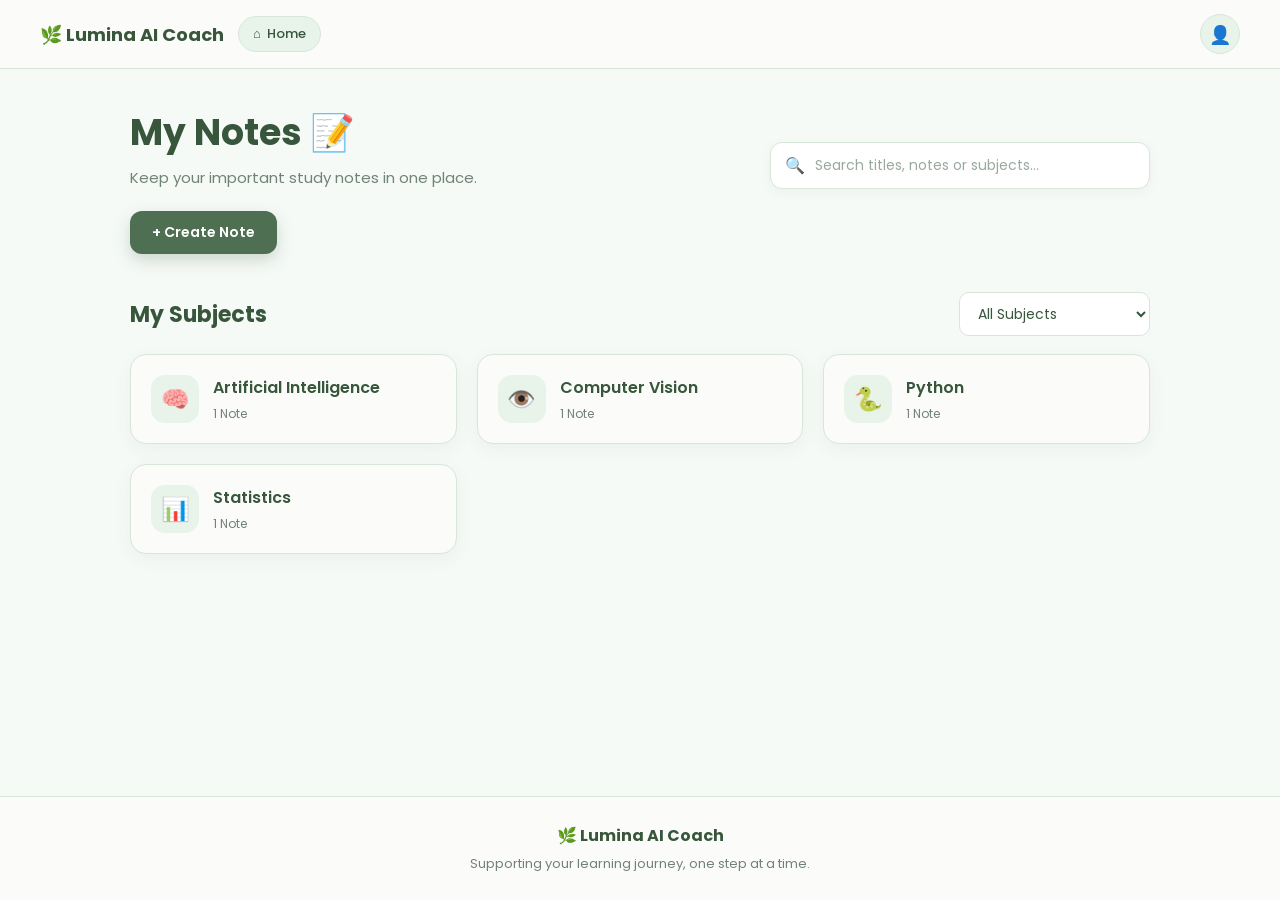
<file: my-notes.html>
<!DOCTYPE html>
<html lang="en">
<head>
  <meta charset="UTF-8">
  <meta name="viewport" content="width=device-width, initial-scale=1.0">
  <meta name="theme-color" content="#eefdef">
  <title>Lumina AI Coach - My Notes</title>

  <link rel="stylesheet" href="./my-notes.css">
  <link rel="preconnect" href="https://fonts.googleapis.com">
  <link rel="preconnect" href="https://fonts.gstatic.com" crossorigin>
  <link href="https://fonts.googleapis.com/css2?family=Poppins:wght@400;500;600;700&display=swap" rel="stylesheet">

  <script src="./demo-data.js"></script>
  <script src="./my-notes.js" defer></script>
</head>
<body>
  <header class="navbar">
    <a href="dashboard.html" class="logo">🌿 Lumina AI Coach</a>

    <a href="dashboard.html" class="home-btn" aria-label="Home">
      <span aria-hidden="true">⌂</span> Home
    </a>

    <div class="nav-icons">
      <div class="avatar" aria-label="Profile">👤</div>
    </div>
  </header>

  <main class="container">
    <div class="top-row">
      <div>
        <h1>My Notes 📝</h1>
        <p class="subtitle">Keep your important study notes in one place.</p>
      </div>

      <label class="search-box">
        <span class="search-icon" aria-hidden="true">🔍</span>
        <input
          type="search"
          id="searchInput"
          placeholder="Search titles, notes or subjects..."
          aria-label="Search notes">
      </label>
    </div>

    <button class="create-btn" id="createNoteBtn" type="button">
      + Create Note
    </button>

    <div class="section-heading">
      <h2 class="section-title">My Subjects</h2>

      <select id="subjectFilter" class="subject-filter" aria-label="Filter notes by subject">
        <option value="">All Subjects</option>
      </select>
    </div>

    <div class="subjects-grid" id="subjectsGrid"></div>
  </main>

  <div class="modal" id="noteModal" role="dialog"
       aria-modal="true" aria-labelledby="modalTitle">
    <div class="modal-card">
      <div class="modal-heading">
        <div>
          <h2 id="modalTitle">Create a Note</h2>
          <p>Keep your learning organized, one note at a time.</p>
        </div>

        <button type="button" class="close-modal" id="closeModalBtn"
                aria-label="Close popup">×</button>
      </div>

      <form id="noteForm">
        <div class="form-group">
          <label for="noteTitle">Note Title</label>
          <input type="text" id="noteTitle" maxlength="120"
                 placeholder="e.g. Introduction to NLP" required>
        </div>

        <div class="form-group">
          <label for="noteSubject">Subject</label>
          <input type="text" id="noteSubject" list="subjectOptions"
                 maxlength="100"
                 placeholder="e.g. Natural Language Processing" required>
          <datalist id="subjectOptions"></datalist>
        </div>

        <div class="form-group">
          <label for="noteContent">Note Content</label>
          <textarea id="noteContent" maxlength="50000"
                    placeholder="Write your study notes here..." required></textarea>
        </div>

        <div class="modal-actions">
          <button type="button" class="cancel-btn" id="cancelModalBtn">
            Cancel
          </button>
          <button type="submit" class="save-btn" id="saveNoteBtn">
            Save Note
          </button>
        </div>

        <p class="save-status" id="saveStatus" aria-live="polite"></p>
      </form>
    </div>
  </div>

  <footer class="footer">
    <div class="footer-logo">🌿 Lumina AI Coach</div>
    <p class="footer-text">
      Supporting your learning journey, one step at a time.
    </p>
  </footer>
</body>
</html>
</file>
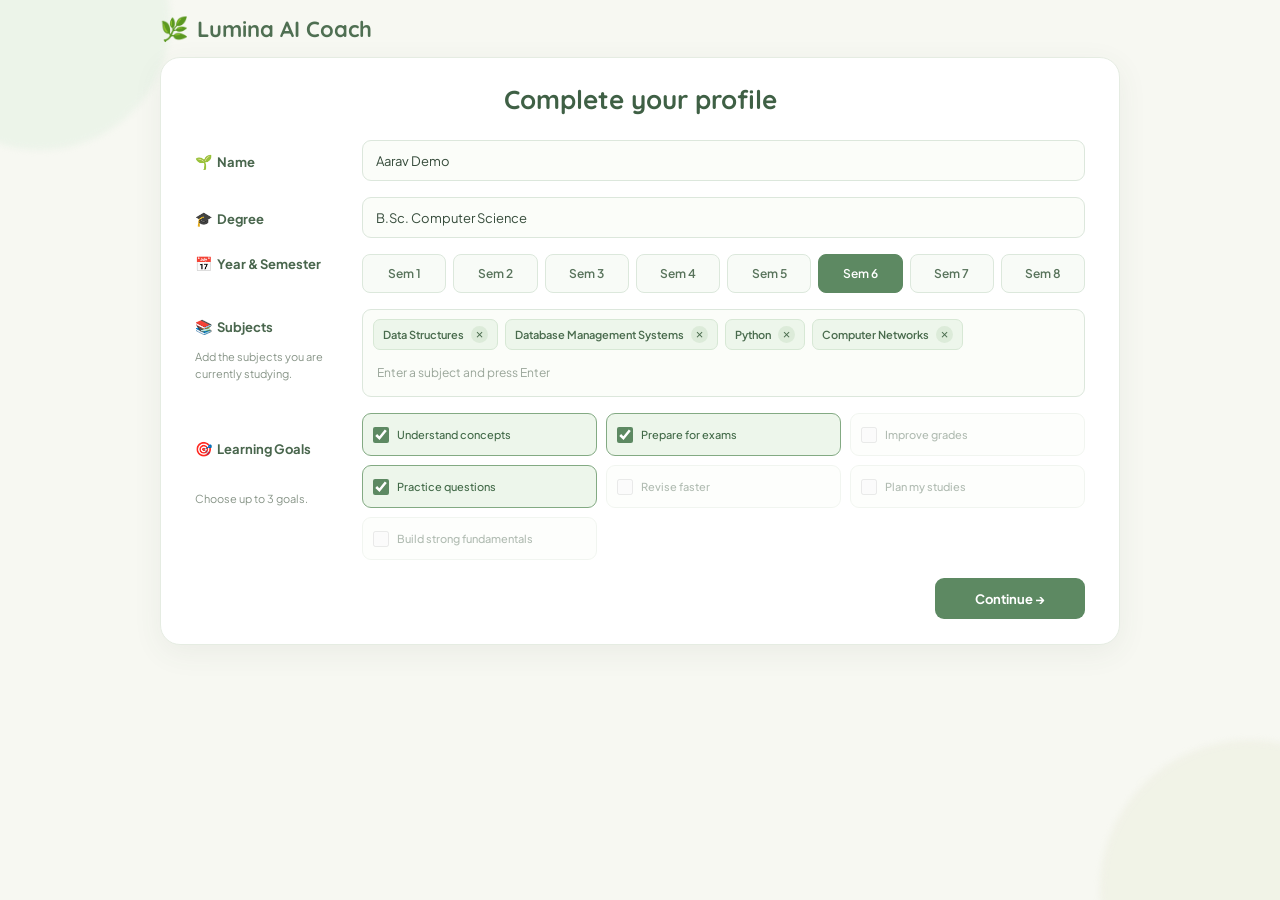
<file: profile-setup.html>
<!DOCTYPE html>
<html lang="en">
<head>
<meta charset="utf-8"/>
<meta content="width=device-width, initial-scale=1.0" name="viewport"/>
<title>Profile Setup - Lumina AI Coach</title>
<link href="https://fonts.googleapis.com/css2?family=Plus+Jakarta+Sans:wght@400;500;600;700&family=Quicksand:wght@400;500;600;700&display=swap" rel="stylesheet"/>
<link href="profile-setup.css" rel="stylesheet"/>
</head>
<body>

<div class="bg-blob blob-1"></div>
<div class="bg-blob blob-2"></div>

<header class="header">
  <div class="logo">
    <span class="logo-mark">🌿</span>
    <span>Lumina AI Coach</span>
  </div>
</header>

<main class="card">
  <div class="progress-track">
    <div class="progress-step done">
      <span class="dot"></span>
      <span class="step-label">Account</span>
    </div>
    <div class="progress-line filled"></div>
    <div class="progress-step active">
      <span class="dot"></span>
      <span class="step-label">Profile</span>
    </div>
    <div class="progress-line"></div>
    <div class="progress-step">
      <span class="dot"></span>
      <span class="step-label">Dashboard</span>
    </div>
  </div>

  <div class="card-header">
    <h2>Complete your profile</h2>
    <p>Tell us a few things about your studies so Lumina can personalize your learning experience.</p>
  </div>

  <form id="profileForm">

    <!-- Name -->
    <div class="field">
      <label for="fullName"><span class="icon-badge">🌱</span>Name</label>
      <input id="fullName" name="fullName" placeholder="Enter your name" required type="text"/>
    </div>

    <!-- Degree -->
    <div class="field">
      <label for="course"><span class="icon-badge">🎓</span>Degree</label>
      <input id="course" name="course" placeholder="Enter your degree" required type="text"/>
    </div>

    <!-- Year & Semester -->
    <div class="section">
      <label><span class="icon-badge">📅</span>Year &amp; Semester</label>
      <div class="sem-grid" id="semesterGrid">
        <button class="sem-btn" data-val="1" type="button">Sem 1</button>
        <button class="sem-btn" data-val="2" type="button">Sem 2</button>
        <button class="sem-btn" data-val="3" type="button">Sem 3</button>
        <button class="sem-btn" data-val="4" type="button">Sem 4</button>
        <button class="sem-btn" data-val="5" type="button">Sem 5</button>
        <button class="sem-btn" data-val="6" type="button">Sem 6</button>
        <button class="sem-btn" data-val="7" type="button">Sem 7</button>
        <button class="sem-btn" data-val="8" type="button">Sem 8</button>
      </div>
      <input id="selectedSemester" name="semester" type="hidden" value=""/>
    </div>

    <!-- Subjects -->
    <div class="section">
      <label><span class="icon-badge">📚</span>Subjects</label>
      <p class="hint">Add the subjects you are currently studying.</p>
      <div class="subjects-box">
        <div id="subjectsContainer"></div>
        <input id="subjectInput" placeholder="Enter a subject and press Enter" type="text"/>
      </div>
      <input id="subjectsList" name="subjects" type="hidden" value=""/>
    </div>

    <!-- Learning Goals -->
    <div class="section">
      <label><span class="icon-badge">🎯</span>Learning Goals</label>
      <p class="hint">Choose up to 3 goals.</p>
      <div class="goals">
        <label class="goal-card">
          <input class="goal-checkbox" name="goals" type="checkbox" value="understand"/>
          <span>Understand concepts</span>
        </label>
        <label class="goal-card">
          <input class="goal-checkbox" name="goals" type="checkbox" value="exams"/>
          <span>Prepare for exams</span>
        </label>
        <label class="goal-card">
          <input class="goal-checkbox" name="goals" type="checkbox" value="grades"/>
          <span>Improve grades</span>
        </label>
        <label class="goal-card">
          <input class="goal-checkbox" name="goals" type="checkbox" value="practice"/>
          <span>Practice questions</span>
        </label>
        <label class="goal-card">
          <input class="goal-checkbox" name="goals" type="checkbox" value="revise"/>
          <span>Revise faster</span>
        </label>
        <label class="goal-card">
          <input class="goal-checkbox" name="goals" type="checkbox" value="plan"/>
          <span>Plan my studies</span>
        </label>
        <label class="goal-card">
          <input class="goal-checkbox" name="goals" type="checkbox" value="fundamentals"/>
          <span>Build strong fundamentals</span>
        </label>
      </div>
    </div>

    <div class="footer-action">
      <button class="primary-btn" type="submit">
        Continue &#8594;
      </button>
    </div>

  </form>
</main>

<script>
  // ===== Semester Selection =====
  const semBtns = document.querySelectorAll('.sem-btn');
  const semInput = document.getElementById('selectedSemester');
  semBtns.forEach(btn => {
    btn.addEventListener('click', () => {
      semBtns.forEach(b => b.classList.remove('selected'));
      btn.classList.add('selected');
      semInput.value = btn.dataset.val;
    });
  });

  // ===== Subjects (tag input) =====
  const subjectInput = document.getElementById('subjectInput');
  const subjectsContainer = document.getElementById('subjectsContainer');
  const subjectsHidden = document.getElementById('subjectsList');
  let subjects = [];

  function renderSubjects() {
    subjectsContainer.innerHTML = '';
    subjects.forEach((subj, index) => {
      const span = document.createElement('span');
      span.className = 'chip';
      span.appendChild(document.createTextNode(subj + ' '));
      const removeBtn = document.createElement('button');
      removeBtn.type = 'button';
      removeBtn.dataset.index = index;
      removeBtn.innerHTML = '&times;';
      span.appendChild(removeBtn);
      subjectsContainer.appendChild(span);
    });
    subjectsHidden.value = subjects.join(',');
  }

  function addTypedSubject() {
    const val = subjectInput.value.trim();
    if (val && !subjects.includes(val)) {
      subjects.push(val);
      subjectInput.value = '';
      renderSubjects();
    }
  }

  subjectInput.addEventListener('keydown', (e) => {
    if (e.key === 'Enter') {
      e.preventDefault();
      addTypedSubject();
    }
  });

  subjectsContainer.addEventListener('click', (e) => {
    const btn = e.target.closest('button');
    if (btn) {
      const index = parseInt(btn.dataset.index);
      subjects.splice(index, 1);
      renderSubjects();
    }
  });

  // ===== Learning Goals (max 3) =====
  const goalCards = document.querySelectorAll('.goal-card');
  goalCards.forEach(card => {
    const checkbox = card.querySelector('input[type="checkbox"]');
    checkbox.addEventListener('change', () => {
      if (checkbox.checked) {
        card.classList.add('selected');
      } else {
        card.classList.remove('selected');
      }
      const checkedCount = document.querySelectorAll('input[name="goals"]:checked').length;
      goalCards.forEach(c => {
        const box = c.querySelector('input[type="checkbox"]');
        if (checkedCount >= 3 && !box.checked) {
          box.disabled = true;
          c.classList.add('disabled');
        } else {
          box.disabled = false;
          c.classList.remove('disabled');
        }
      });
    });
  });

  // ===== Load sample or previously saved profile =====
  (function loadProfile() {
    const isDemo = new URLSearchParams(window.location.search).get('demo') === '1'
      || sessionStorage.getItem('luminaDemoMode') === 'true';
    const demoProfile = {
      fullName: 'Aarav Demo',
      course: 'B.Sc. Computer Science',
      semester: '6',
      subjects: ['Data Structures', 'Database Management Systems', 'Python', 'Computer Networks'],
      goals: ['understand', 'exams', 'practice']
    };
    let saved = null;
    try {
      saved = isDemo ? demoProfile : JSON.parse(localStorage.getItem('luminaProfile') || 'null');
    } catch (err) {
      saved = isDemo ? demoProfile : null;
    }
    if (!saved) return;

    document.getElementById('fullName').value = saved.fullName || '';
    document.getElementById('course').value = saved.course || '';

    if (saved.semester) {
      semInput.value = String(saved.semester);
      semBtns.forEach(b => {
        if (b.dataset.val === String(saved.semester)) b.classList.add('selected');
      });
    }

    if (Array.isArray(saved.subjects)) {
      subjects = saved.subjects.slice();
      renderSubjects();
    }

    if (Array.isArray(saved.goals)) {
      document.querySelectorAll('input[name="goals"]').forEach(box => {
        if (saved.goals.includes(box.value)) {
          box.checked = true;
          box.dispatchEvent(new Event('change'));
        }
      });
    }
  })();

  // ===== Form Submission (save, then go to dashboard) =====
  document.getElementById('profileForm').addEventListener('submit', function (e) {
    e.preventDefault();

    // Add the subject that is typed but not yet added with Enter
    addTypedSubject();

    const profileData = {
      fullName: document.getElementById('fullName').value.trim(),
      course: document.getElementById('course').value.trim(),
      semester: semInput.value,
      subjects: subjects,
      goals: Array.from(document.querySelectorAll('input[name="goals"]:checked'))
                   .map(cb => cb.value)
    };

    // Save the profile so the dashboard and other study pages can read it
    localStorage.setItem('luminaProfile', JSON.stringify(profileData));

    window.location.href = 'dashboard.html';
  });
</script>

</body>
</html>
</file>
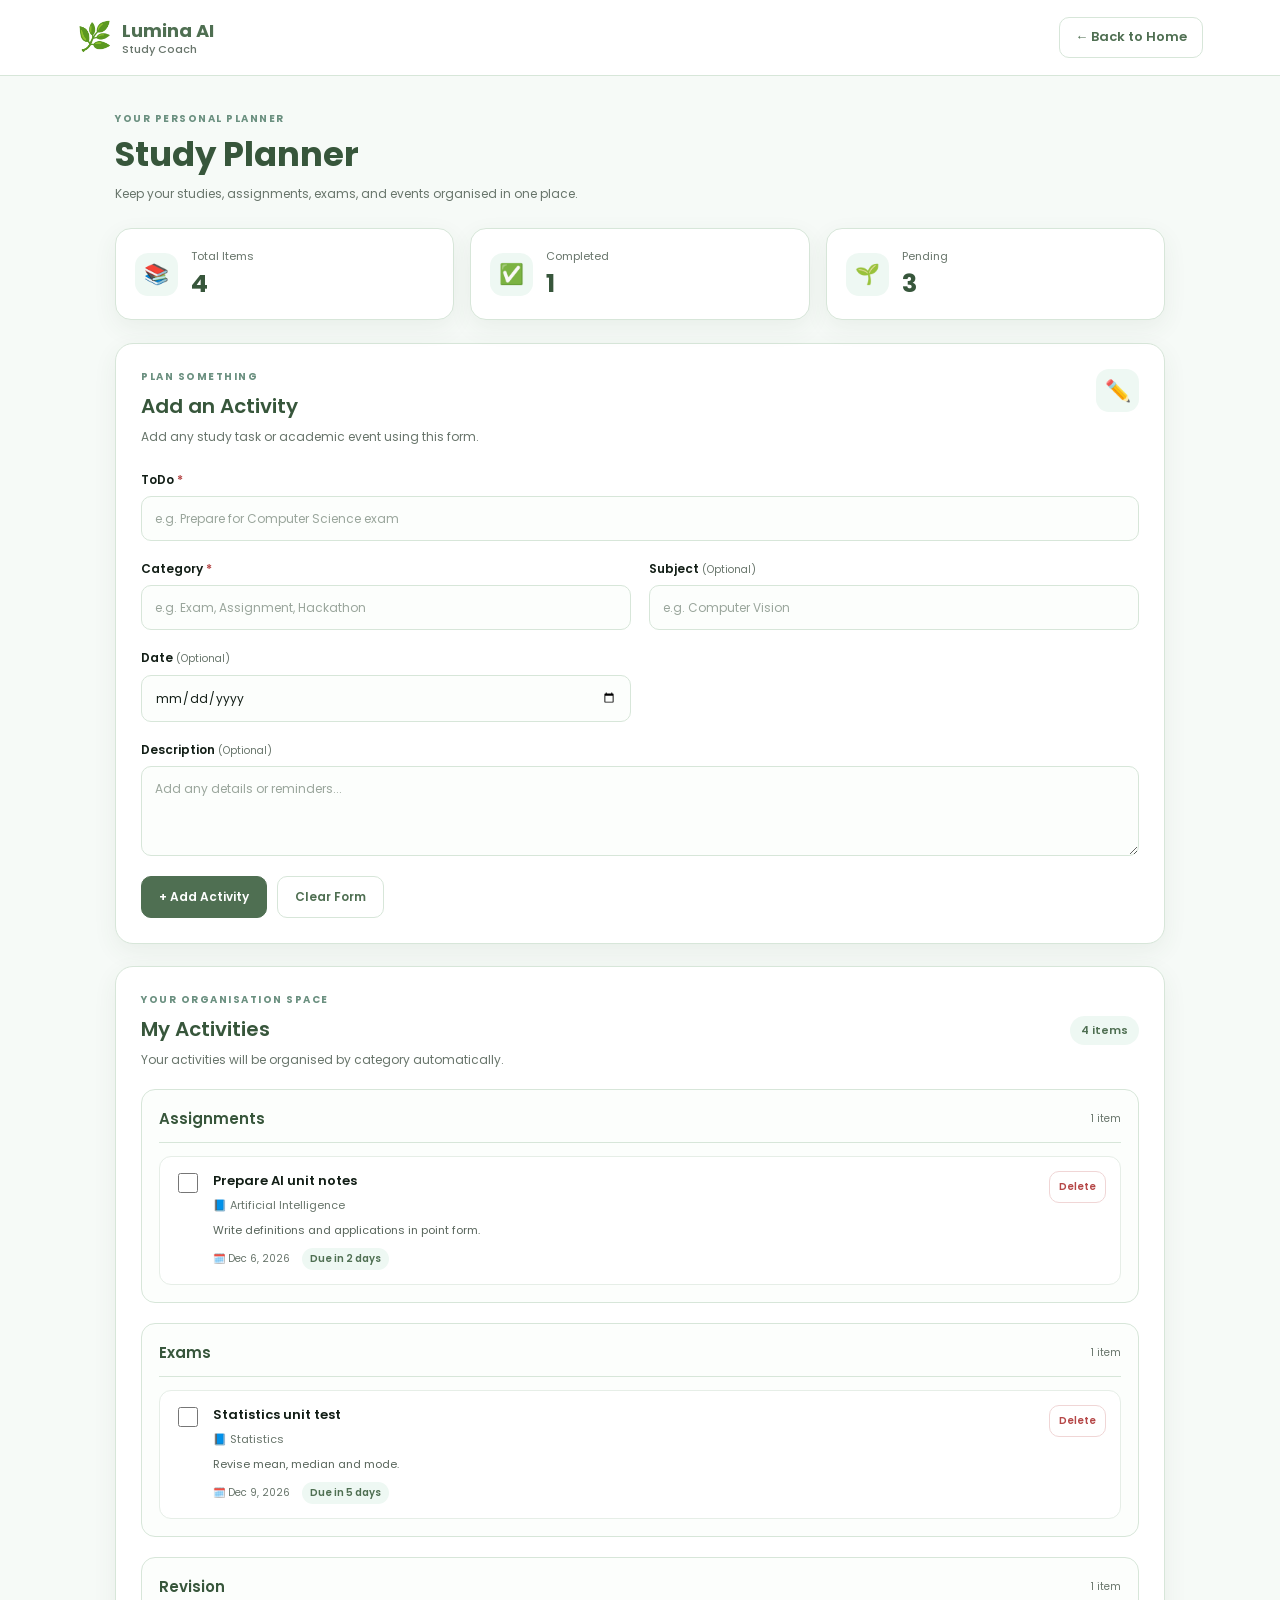
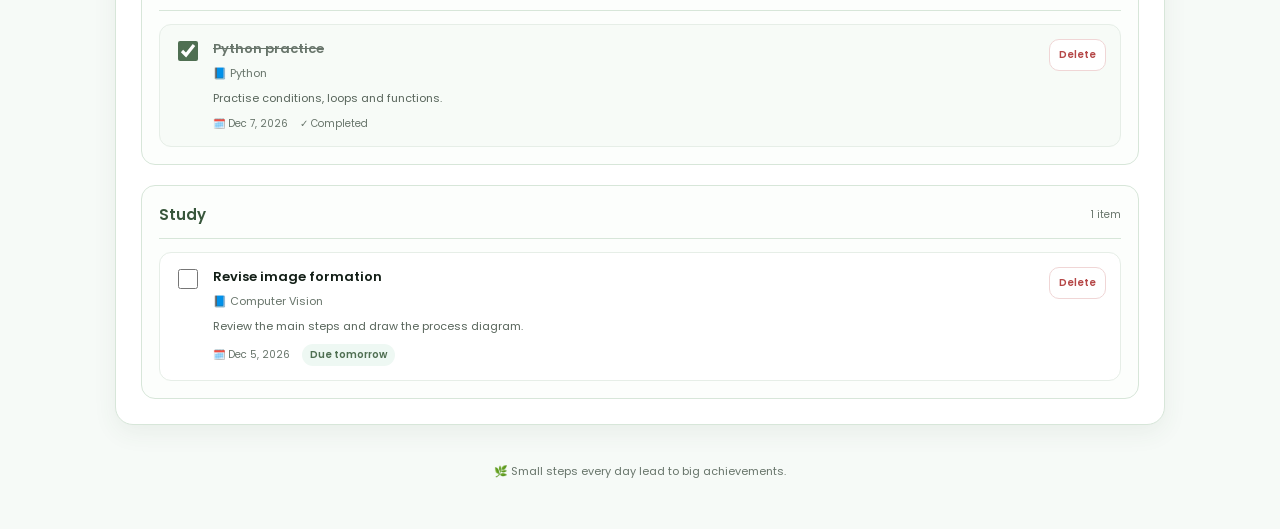
<file: study-planner.html>
<!DOCTYPE html>
<html lang="en">
<head>
    <meta charset="UTF-8">
    <meta name="viewport" content="width=device-width, initial-scale=1.0">
    <title>Study Planner | Lumina AI Study Coach</title>

    <link rel="preconnect" href="https://fonts.googleapis.com">
    <link rel="preconnect" href="https://fonts.gstatic.com" crossorigin>
    <link href="https://fonts.googleapis.com/css2?family=Poppins:wght@400;500;600;700&display=swap" rel="stylesheet">
    <link rel="stylesheet" href="study-planner.css">
</head>
<body>
    <header class="top-header">
        <a href="index.html" class="brand">
            <span class="brand-icon">🌿</span>
            <span>Lumina AI <small>Study Coach</small></span>
        </a>

        <a href="dashboard.html" class="back-link">← Back to Home</a>
    </header>

    <main class="planner-container">
        <section class="page-heading">
            <p class="eyebrow">YOUR PERSONAL PLANNER</p>
            <h1>Study Planner</h1>
            <p>Keep your studies, assignments, exams, and events organised in one place.</p>
        </section>

        <section class="summary-grid" aria-label="Activity progress">
            <article class="summary-card">
                <span class="summary-icon">📚</span>
                <div>
                    <p>Total Items</p>
                    <h2 id="totalCount">0</h2>
                </div>
            </article>

            <article class="summary-card">
                <span class="summary-icon">✅</span>
                <div>
                    <p>Completed</p>
                    <h2 id="completedCount">0</h2>
                </div>
            </article>

            <article class="summary-card">
                <span class="summary-icon">🌱</span>
                <div>
                    <p>Pending</p>
                    <h2 id="pendingCount">0</h2>
                </div>
            </article>
        </section>

        <section class="panel form-panel">
            <div class="panel-heading">
                <div>
                    <p class="eyebrow">PLAN SOMETHING</p>
                    <h2>Add an Activity</h2>
                    <p>Add any study task or academic event using this form.</p>
                </div>
                <span class="heading-icon">✏️</span>
            </div>

            <form id="unifiedForm" class="form-grid">
                <div class="form-group full-width">
                    <label for="unifiedTitle">ToDo <span class="required">*</span></label>
                    <input
                        type="text"
                        id="unifiedTitle"
                        placeholder="e.g. Prepare for Computer Science exam"
                        required
                        maxlength="120"
                    >
                </div>

                <div class="form-group">
                    <label for="unifiedType">Category <span class="required">*</span></label>
                    <input
                        type="text"
                        id="unifiedType"
                        placeholder="e.g. Exam, Assignment, Hackathon"
                        list="categorySuggestions"
                        required
                        maxlength="50"
                    >
                    <datalist id="categorySuggestions">
                        <option value="Exam"></option>
                        <option value="Assignment"></option>
                        <option value="Project"></option>
                        <option value="Seminar"></option>
                        <option value="Study"></option>
                        <option value="Revision"></option>
                        <option value="Presentation"></option>
                        <option value="Workshop"></option>
                        <option value="Class"></option>
                        <option value="Deadline"></option>
                    </datalist>
                </div>

                <div class="form-group">
                    <label for="unifiedSubject">Subject <span class="optional">(Optional)</span></label>
                    <input
                        type="text"
                        id="unifiedSubject"
                        placeholder="e.g. Computer Vision"
                        maxlength="80"
                    >
                </div>

                <div class="form-group">
                    <label for="unifiedDate">Date <span class="optional">(Optional)</span></label>
                    <input type="date" id="unifiedDate">
                </div>

                <div class="form-group full-width">
                    <label for="unifiedDescription">Description <span class="optional">(Optional)</span></label>
                    <textarea
                        id="unifiedDescription"
                        rows="3"
                        placeholder="Add any details or reminders..."
                        maxlength="500"
                    ></textarea>
                </div>

                <div class="form-actions full-width">
                    <button type="submit" class="primary-button">+ Add Activity</button>
                    <button type="reset" class="secondary-button">Clear Form</button>
                </div>
            </form>
        </section>

        <section class="panel activities-panel">
            <div class="activities-heading">
                <div>
                    <p class="eyebrow">YOUR ORGANISATION SPACE</p>
                    <h2>My Activities</h2>
                    <p>Your activities will be organised by category automatically.</p>
                </div>
                <span id="eventTotal" class="item-count">0 items</span>
            </div>

            <div id="eventCategories" class="event-categories"></div>
        </section>

        <footer class="page-footer">
            <p>🌿 Small steps every day lead to big achievements.</p>
        </footer>
    </main>

    <script src="./demo-data.js"></script>
    <script src="study-planner.js"></script>
</body>
</html>
</file>
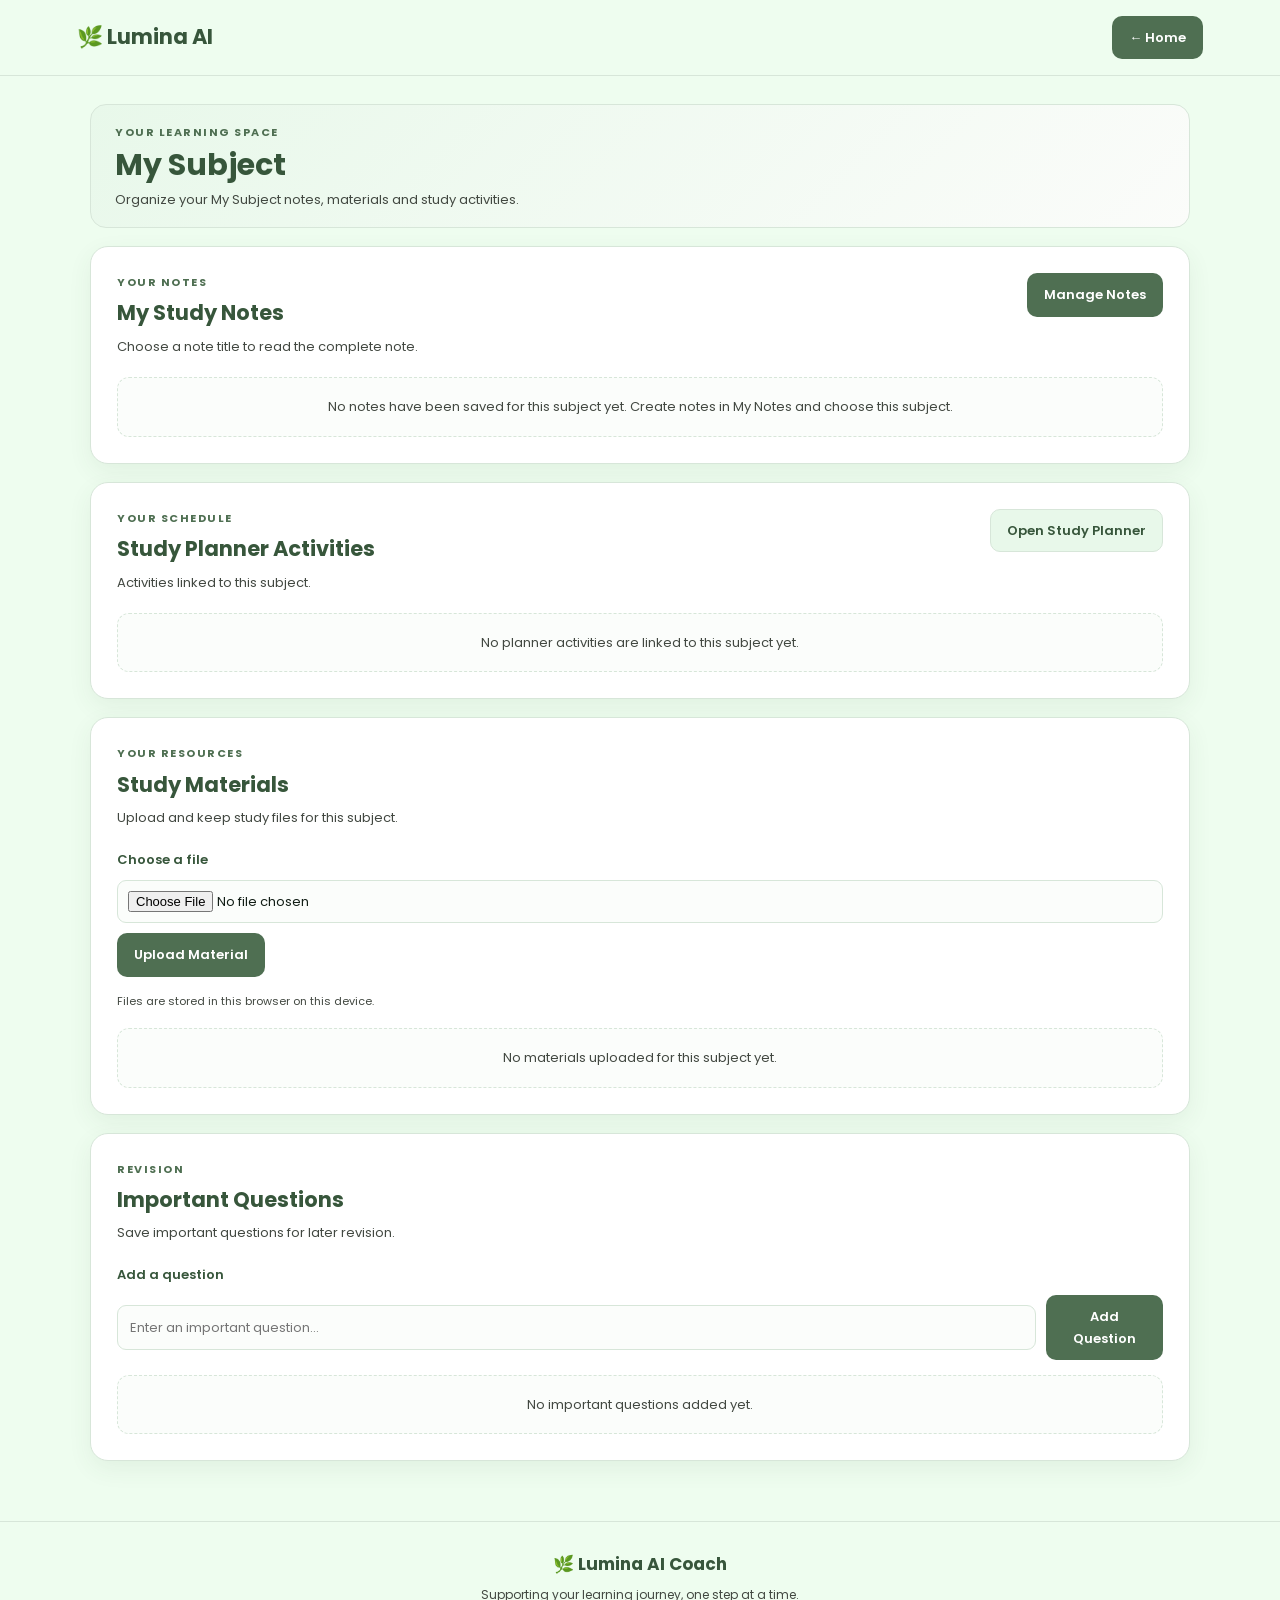
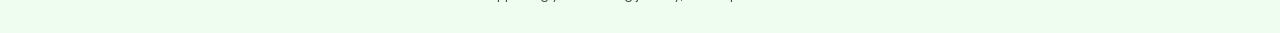
<file: subject.html>
<!DOCTYPE html>
<html lang="en">
<head>
  <meta charset="UTF-8">
  <meta name="viewport" content="width=device-width, initial-scale=1.0">
  <meta name="theme-color" content="#eefdef">
  <title>Lumina AI Study Coach - Subject</title>

  <link rel="stylesheet" href="subject.css">
  <link rel="preconnect" href="https://fonts.googleapis.com">
  <link rel="preconnect" href="https://fonts.gstatic.com" crossorigin>
  <link href="https://fonts.googleapis.com/css2?family=Poppins:wght@400;500;600;700&display=swap" rel="stylesheet">

  <script src="./demo-data.js"></script>
  <script src="subject.js" defer></script>
</head>
<body>
  <header class="navbar">
    <a href="dashboard.html" class="logo">🌿 Lumina AI</a>
    <a href="dashboard.html" class="home-button">← Home</a>
  </header>

  <main class="container">
    <section class="subject-header">
      <p class="eyebrow">YOUR LEARNING SPACE</p>
      <h1 id="subjectTitle">My Subject</h1>
      <p id="subjectDescription">Organize your notes, materials and study activities.</p>
    </section>

    <p id="pageStatus" class="page-status" role="status" aria-live="polite"></p>

    <section class="section-card">
      <div class="section-heading">
        <div>
          <p class="eyebrow">YOUR NOTES</p>
          <h2>My Study Notes</h2>
          <p class="section-description">Choose a note title to read the complete note.</p>
        </div>
        <a href="my-notes.html" class="primary-button">Manage Notes</a>
      </div>

      <div id="notesList" class="notes-groups"></div>
      <p id="notesEmpty" class="empty-message" hidden>
        No notes have been saved for this subject yet. Create notes in My Notes and choose this subject.
      </p>
    </section>

    <section class="section-card">
      <div class="section-heading">
        <div>
          <p class="eyebrow">YOUR SCHEDULE</p>
          <h2>Study Planner Activities</h2>
          <p class="section-description">Activities linked to this subject.</p>
        </div>
        <a href="study-planner.html" class="secondary-button">Open Study Planner</a>
      </div>

      <div id="activitiesList" class="items-grid"></div>
      <p id="activitiesEmpty" class="empty-message" hidden>
        No planner activities are linked to this subject yet.
      </p>
    </section>

    <section class="section-card">
      <div class="section-heading">
        <div>
          <p class="eyebrow">YOUR RESOURCES</p>
          <h2>Study Materials</h2>
          <p class="section-description">Upload and keep study files for this subject.</p>
        </div>
      </div>

      <form id="materialForm" class="material-form">
        <label for="materialFile">Choose a file</label>
        <input
          type="file"
          id="materialFile"
          accept=".pdf,.doc,.docx,.ppt,.pptx,.txt,.jpg,.jpeg,.png"
          required
        >
        <button type="submit" class="primary-button">Upload Material</button>
      </form>

      <p class="small-note">
        Files are stored in this browser on this device.
      </p>

      <div id="materialsList" class="items-grid"></div>
      <p id="materialsEmpty" class="empty-message" hidden>
        No materials uploaded for this subject yet.
      </p>
    </section>

    <section class="section-card">
      <div class="section-heading">
        <div>
          <p class="eyebrow">REVISION</p>
          <h2>Important Questions</h2>
          <p class="section-description">Save important questions for later revision.</p>
        </div>
      </div>

      <form id="questionForm" class="question-form">
        <label for="questionInput">Add a question</label>
        <div class="question-input-row">
          <input
            type="text"
            id="questionInput"
            maxlength="500"
            placeholder="Enter an important question..."
            required
          >
          <button type="submit" class="primary-button">Add Question</button>
        </div>
      </form>

      <ul id="questionsList" class="questions-list"></ul>
      <p id="questionsEmpty" class="empty-message" hidden>
        No important questions added yet.
      </p>
    </section>
  </main>

  <!-- Full-screen note reader -->
  <div id="noteReader" class="note-reader" role="dialog"
       aria-modal="true" aria-labelledby="readerTitle" hidden>
    <header class="reader-header">
      <a href="dashboard.html" class="reader-logo">🌿 Lumina AI</a>
      <button id="closeNoteReader" type="button" class="close-reader"
              aria-label="Close note">✕ Close Note</button>
    </header>

    <main class="reader-main">
      <p id="readerUnit" class="reader-unit"></p>
      <p id="readerSubject" class="reader-subject"></p>
      <h1 id="readerTitle">Note title</h1>
      <div id="readerContent" class="reader-content"></div>
    </main>
  </div>

  <footer class="footer">
    <a href="dashboard.html" class="footer-logo">🌿 Lumina AI Coach</a>
    <p>Supporting your learning journey, one step at a time.</p>
  </footer>
</body>
</html>
</file>
<file: dashboard.css>
@import url('https://fonts.googleapis.com/css2?family=Plus+Jakarta+Sans:wght@400;500;600;700&family=Quicksand:wght@500;600;700&display=swap');

/* ===== GLOBAL ===== */

:root {
    --page-bg: #eefdef;
    --soft-green: #e8f8ea;
    --accent: #4f6f52;
    --dark-green: #37563b;
    --border-green: #d7e6d9;
    --text-main: #253329;
    --text-muted: #657166;
    --white: #ffffff;
}

* {
    margin: 0;
    padding: 0;
    box-sizing: border-box;
    font-family: 'Plus Jakarta Sans', sans-serif;
}

html {
    scroll-behavior: smooth;
    background: var(--page-bg);
}

body {
    background: var(--page-bg);
    color: var(--text-main);
    font-size: 14px;
    line-height: 1.45;
}

a {
    color: inherit;
}

/* ===== NAVIGATION ===== */

.navbar {
    display: flex;
    justify-content: space-between;
    align-items: center;
    gap: 18px;
    padding: 9px 40px;
    background: var(--page-bg);
    border-bottom: 1px solid rgba(215, 230, 217, 0.8);
}

.logo {
    color: var(--dark-green);
    font-family: 'Quicksand', sans-serif;
    font-size: 21px;
    font-weight: 700;
    text-decoration: none;
    white-space: nowrap;
}

.nav-links {
    display: flex;
    align-items: center;
    gap: 18px;
    margin-right: auto;
    margin-left: 12px;
}

.nav-links a {
    color: var(--text-muted);
    text-decoration: none;
    font-size: 13px;
    font-weight: 500;
    padding-bottom: 3px;
    border-bottom: 2px solid transparent;
    transition: 0.2s;
}

.nav-links a:hover,
.nav-links a.active {
    color: var(--dark-green);
    border-bottom-color: var(--dark-green);
}

.nav-links a.active {
    font-weight: 700;
}

/* ===== PROFILE MENU ===== */

.nav-icons {
    display: flex;
    align-items: center;
}

.avatar-menu {
    position: relative;
}

.avatar {
    width: 35px;
    height: 35px;
    display: flex;
    align-items: center;
    justify-content: center;
    border: 1px solid var(--border-green);
    border-radius: 50%;
    background: var(--soft-green);
    font-size: 17px;
    cursor: pointer;
}

.avatar-dropdown {
    display: none;
    position: absolute;
    top: 43px;
    right: 0;
    z-index: 100;
    min-width: 150px;
    overflow: hidden;
    background: var(--white);
    border: 1px solid var(--border-green);
    border-radius: 10px;
    box-shadow: 0 6px 18px rgba(0, 0, 0, 0.09);
}

.avatar-dropdown.show {
    display: block;
}

.avatar-dropdown a {
    display: block;
    padding: 9px 13px;
    text-decoration: none;
    font-size: 13px;
}

.avatar-dropdown a:hover,
.avatar-dropdown a:focus {
    background: var(--soft-green);
    color: var(--dark-green);
}

/* ===== MAIN CONTAINER ===== */

.container {
    width: min(1160px, 100%);
    margin: 0 auto;
    padding: 17px 40px 22px;
}

/* ===== WELCOME SECTION ===== */

.welcome {
    padding: 3px 0 1px;
    margin-bottom: 12px;
}

.eyebrow {
    margin-bottom: 3px;
    color: var(--accent);
    font-size: 10px;
    font-weight: 700;
    letter-spacing: 1.2px;
}

.welcome h1 {
    margin-bottom: 3px;
    font-family: 'Quicksand', sans-serif;
    font-size: clamp(22px, 2.4vw, 26px);
    line-height: 1.3;
    font-weight: 700;
}

.welcome > p:last-child {
    color: var(--text-muted);
    font-size: 12px;
}

/* ===== PROFILE INFORMATION ===== */

.info-bar {
    display: grid;
    grid-template-columns: repeat(3, minmax(0, 1fr));
    gap: 8px;
    margin-bottom: 13px;
}

.info-item {
    min-width: 0;
    padding: 7px 10px;
    background: var(--white);
    border: 1px solid var(--border-green);
    border-radius: 8px;
    font-size: 12px;
    font-weight: 500;
    overflow-wrap: anywhere;
}

/* ===== SECTIONS ===== */

.section-block {
    margin-top: 15px;
}

.start-learning {
    margin-top: 0;
}

.section-heading {
    display: flex;
    justify-content: space-between;
    align-items: center;
    gap: 12px;
    margin-bottom: 7px;
}

.section-heading h2 {
    margin-bottom: 2px;
    color: var(--text-main);
    font-family: 'Quicksand', sans-serif;
    font-size: 20px;
    line-height: 1.3;
    font-weight: 700;
}

.section-heading p:not(.eyebrow) {
    color: var(--text-muted);
    font-size: 12px;
    line-height: 1.4;
}

/* ===== SUBJECT CARDS ===== */

.subject-grid {
    display: grid;
    grid-template-columns: repeat(3, minmax(0, 1fr));
    gap: 9px;
    align-items: start;
}

.subject-card {
    min-width: 0;
    padding: 10px 12px;
    background: var(--white);
    border: 1px solid var(--border-green);
    border-radius: 9px;
    transition: 0.2s;
}

.subject-card h3 {
    margin-bottom: 2px;
    font-size: 13px;
    line-height: 1.4;
    font-weight: 700;
    overflow-wrap: anywhere;
}

.subject-card p {
    color: var(--text-muted);
    font-size: 11px;
    line-height: 1.4;
}

.subject-symbol {
    width: 30px;
    height: 30px;
    display: flex;
    align-items: center;
    justify-content: center;
    margin-bottom: 6px;
    background: var(--soft-green);
    border-radius: 8px;
    font-size: 16px;
}

.empty-state {
    grid-column: 1 / -1;
    padding: 14px;
    text-align: center;
    background: var(--white);
    border: 1px dashed #b9cfbd;
    border-radius: 9px;
    color: var(--text-muted);
}

.empty-state span {
    display: block;
    margin-bottom: 3px;
    font-size: 22px;
}

.empty-state p {
    font-size: 12px;
}

/* ===== MANAGE SUBJECTS ===== */

.primary-link {
    display: inline-block;
    margin-top: 8px;
    padding: 7px 11px;
    background: transparent;
    color: var(--dark-green);
    border: 1px solid #8eaa92;
    border-radius: 7px;
    font-size: 12px;
    font-weight: 600;
    text-decoration: none;
    transition: 0.2s;
}

.primary-link:hover {
    background: #d7e6d9;
    border-color: var(--accent);
}

/* ===== GENERAL TOOL CARDS ===== */

.tools-grid {
    display: grid;
    grid-template-columns: repeat(3, minmax(0, 1fr));
    gap: 9px;
    align-items: start;
}

.tools-grid-single {
    grid-template-columns: 1fr;
}

.tools-grid-two {
    grid-template-columns: repeat(2, minmax(0, 1fr));
    align-items: start;
}

.tool-card {
    display: flex;
    flex-direction: column;
    align-items: flex-start;
    align-self: start;
    min-width: 0;
    height: auto;
    padding: 11px 13px;
    background: var(--white);
    border: 1px solid var(--border-green);
    border-radius: 9px;
    color: inherit;
    text-decoration: none;
    transition: 0.2s;
}

.tool-icon {
    width: 30px;
    height: 30px;
    display: flex;
    align-items: center;
    justify-content: center;
    margin-bottom: 5px;
    border-radius: 8px;
    background: var(--soft-green);
    font-size: 16px;
}

.tool-card h3 {
    margin-bottom: 3px;
    font-size: 14px;
    line-height: 1.4;
    font-weight: 700;
}

.tool-card p {
    flex-grow: 0;
    margin: 0;
    color: var(--text-muted);
    font-size: 12px;
    line-height: 1.45;
}

.open-link {
    display: inline-block;
    margin-top: 7px;
    color: var(--dark-green);
    font-size: 12px;
    font-weight: 700;
}

/* ===== AI STUDY ASSISTANT HORIZONTAL CARD ===== */

.ai-tool-card {
    display: flex;
    align-items: center;
    justify-content: space-between;
    gap: 18px;
    width: 100%;
    padding: 11px 15px;
    background: var(--white);
    border: 1px solid var(--border-green);
    border-radius: 9px;
    transition: 0.2s;
}

.ai-tool-content {
    flex: 1;
    min-width: 0;
}

.ai-tool-title {
    display: flex;
    align-items: center;
    gap: 9px;
    margin-bottom: 5px;
}

.ai-tool-title .tool-icon {
    flex-shrink: 0;
    margin: 0;
}

.ai-tool-title h3 {
    font-size: 14px;
    line-height: 1.4;
    font-weight: 700;
}

.ai-tool-content > p {
    color: var(--text-muted);
    font-size: 12px;
    line-height: 1.45;
}

.ai-tool-card .tool-features {
    display: flex;
    flex-wrap: wrap;
    gap: 6px;
    margin-top: 7px;
}

.feature-chip {
    display: inline-flex;
    align-items: center;
    padding: 4px 8px;
    background: var(--soft-green);
    border: 1px solid var(--border-green);
    border-radius: 999px;
    color: var(--dark-green);
    font-size: 11px;
    font-weight: 600;
    white-space: nowrap;
}

.ai-open-button {
    display: inline-flex;
    flex-shrink: 0;
    align-items: center;
    justify-content: center;
    padding: 9px 13px;
    background: var(--accent);
    border: 1px solid var(--accent);
    border-radius: 7px;
    color: var(--white);
    font-size: 12px;
    font-weight: 700;
    text-decoration: none;
    white-space: nowrap;
    transition: 0.2s;
}

.ai-open-button:hover {
    background: var(--dark-green);
    border-color: var(--dark-green);
}

/* ===== HOVER EFFECTS ===== */

.subject-card:hover,
.tool-card:hover,
.ai-tool-card:hover {
    border-color: var(--accent);
    box-shadow: 0 4px 11px rgba(55, 86, 59, 0.07);
    transform: translateY(-1px);
}

.tool-card:hover {
    background: var(--soft-green);
}

.tool-card:hover .feature-chip {
    background: var(--white);
}

/* ===== LEARNING PROGRESS ===== */

#progressSection {
    margin-top: 17px;
}

#progressSection .section-heading {
    margin-bottom: 8px;
}

#progressSection .section-heading h2 {
    font-size: 20px;
    margin-bottom: 2px;
}

.progress-panel-compact {
    padding: 8px;
    text-align: left;
    background: var(--white);
    border: 1px solid var(--border-green);
    border-radius: 9px;
}

.subject-progress-list {
    display: grid;
    grid-template-columns: repeat(2, minmax(0, 1fr));
    gap: 7px;
}

.subject-progress-card {
    min-width: 0;
    padding: 9px;
    background: var(--page-bg);
    border: 1px solid var(--border-green);
    border-radius: 8px;
}

.subject-progress-title {
    margin-bottom: 4px;
    font-size: 13px;
    line-height: 1.4;
    font-weight: 700;
    overflow-wrap: anywhere;
}

.progress-mode-label {
    display: flex;
    align-items: center;
    flex-wrap: wrap;
    gap: 5px;
    margin-bottom: 6px;
    color: var(--text-muted);
    font-size: 10px;
}

.progress-mode-select {
    max-width: 100%;
    padding: 4px 7px;
    color: var(--dark-green);
    background: var(--white);
    border: 1px solid var(--border-green);
    border-radius: 6px;
    font-size: 11px;
}

.subject-progress-content {
    min-width: 0;
    font-size: 12px;
}

.subject-progress-content > p {
    margin-top: 3px;
    color: var(--text-muted);
    font-size: 11px;
}

.subject-progress-summary {
    display: flex;
    align-items: center;
    justify-content: space-between;
    gap: 8px;
    margin: 5px 0 4px;
    font-size: 11px;
}

.subject-progress-summary strong {
    color: var(--dark-green);
    font-size: 12px;
}

.subject-progress-track {
    width: 100%;
    height: 6px;
    overflow: hidden;
    background: #dce9dd;
    border-radius: 99px;
}

.subject-progress-fill {
    height: 100%;
    background: var(--accent);
    border-radius: inherit;
    transition: width 0.2s ease;
}

.progress-unit-list {
    display: grid;
    gap: 4px;
    margin-top: 6px;
}

.progress-unit-row {
    display: flex;
    align-items: flex-start;
    gap: 7px;
    font-size: 11px;
    overflow-wrap: anywhere;
    cursor: pointer;
}

.progress-unit-row input {
    margin-top: 3px;
    accent-color: var(--accent);
}

.unit-completed {
    color: var(--text-muted);
    text-decoration: line-through;
}

.progress-add-unit {
    display: flex;
    gap: 6px;
    margin-top: 6px;
}

.progress-add-unit input {
    width: 100%;
    min-width: 0;
    padding: 6px 8px;
    border: 1px solid var(--border-green);
    border-radius: 7px;
    background: var(--white);
    font-family: 'Plus Jakarta Sans', sans-serif;
    font-size: 11px;
}

.progress-add-unit button {
    flex-shrink: 0;
    padding: 6px 9px;
    border: 1px solid var(--accent);
    border-radius: 7px;
    background: var(--soft-green);
    color: var(--dark-green);
    font-family: 'Plus Jakarta Sans', sans-serif;
    font-size: 11px;
    font-weight: 600;
    cursor: pointer;
}

.progress-add-unit button:hover {
    background: #d7e6d9;
}

.progress-empty {
    color: var(--text-muted);
    font-size: 12px;
}

/* ===== FOOTER ===== */

.footer {
    display: flex;
    justify-content: space-between;
    align-items: center;
    flex-wrap: wrap;
    gap: 8px;
    padding: 13px 40px;
    background: var(--soft-green);
}

.footer-logo {
    color: var(--dark-green);
    font-family: 'Quicksand', sans-serif;
    font-weight: 700;
    font-size: 15px;
}

.footer-text {
    color: var(--text-muted);
    font-size: 11px;
}

/* ===== KEYBOARD FOCUS ===== */

a:focus-visible,
button:focus-visible,
.subject-card:focus-visible {
    outline: 3px solid #719b76;
    outline-offset: 3px;
}

/* ===== TABLET ===== */

@media (max-width: 900px) {
    .navbar {
        padding: 10px 24px;
    }

    .container {
        padding: 17px 24px 22px;
    }

    .subject-grid,
    .tools-grid {
        grid-template-columns: repeat(2, minmax(0, 1fr));
    }

    .tools-grid-single {
        grid-template-columns: 1fr;
    }

    .nav-links {
        gap: 14px;
    }
}

/* ===== MOBILE ===== */

@media (max-width: 600px) {
    .navbar {
        gap: 12px;
        padding: 10px 16px;
    }

    .logo {
        font-size: 18px;
    }

    .nav-links a {
        font-size: 12px;
    }

    .avatar {
        width: 34px;
        height: 34px;
    }

    .container {
        padding: 15px 15px 21px;
    }

    .welcome {
        padding: 3px 0;
        margin-bottom: 11px;
    }

    .welcome h1 {
        font-size: 22px;
    }

    .info-bar {
        grid-template-columns: 1fr;
        gap: 6px;
        margin-bottom: 12px;
    }

    .info-item {
        padding: 8px 10px;
    }

    .section-block {
        margin-top: 15px;
    }

    .start-learning {
        margin-top: 0;
    }

    .section-heading {
        margin-bottom: 8px;
    }

    .section-heading h2 {
        font-size: 19px;
    }

    .subject-grid,
    .tools-grid,
    .tools-grid-two {
        grid-template-columns: 1fr;
        gap: 7px;
    }

    .subject-card,
    .tool-card {
        padding: 10px 11px;
    }

    /* Stack the AI card neatly on narrow screens */
    .ai-tool-card {
        flex-direction: column;
        align-items: stretch;
        gap: 11px;
        padding: 11px 12px;
    }

    .ai-open-button {
        align-self: flex-start;
    }

    .subject-progress-list {
        grid-template-columns: 1fr;
        gap: 7px;
    }

    .progress-panel-compact {
        padding: 7px;
    }

    .subject-progress-card {
        padding: 8px;
    }

    .footer {
        padding: 12px 15px;
    }
}

/* ===== REDUCED MOTION ===== */

@media (prefers-reduced-motion: reduce) {
    *,
    *::before,
    *::after {
        scroll-behavior: auto !important;
        transition-duration: 0.01ms !important;
    }

    .subject-card:hover,
    .tool-card:hover,
    .ai-tool-card:hover {
        transform: none;
    }
}
</file>
<file: login.css>
* {
  box-sizing: border-box;
}

body {
  margin: 0;
  min-height: 100vh;
  display: flex;
  flex-direction: column;
  background-color: #F7F5EF;
  font-family: "Plus Jakarta Sans", sans-serif;
  color: #121E16;
}

.header {
  width: 100%;
  display: flex;
  justify-content: space-between;
  align-items: center;
  padding: 16px 24px;
}

.logo {
  display: flex;
  align-items: center;
  gap: 8px;
  font-family: "Quicksand", sans-serif;
  font-size: 22px;
  font-weight: 700;
  color: #4f6f52;
}

.back-link {
  display: flex;
  align-items: center;
  gap: 8px;
  color: #426657;
  text-decoration: none;
  font-weight: 600;
  font-size: 14px;
}

.back-link:hover {
  color: #4f6f52;
}

.main {
  flex-grow: 1;
  display: flex;
  align-items: center;
  justify-content: center;
  padding: 16px;
}

.auth-card {
  width: 100%;
  max-width: 400px;
  background: #ffffff;
  border-radius: 16px;
  border: 1px solid #ddecdf;
  box-shadow: 0px 8px 24px rgba(79, 111, 82, 0.06);
  padding: 24px;
  display: flex;
  flex-direction: column;
  gap: 16px;
}

.card-header {
  text-align: center;
  display: flex;
  flex-direction: column;
  gap: 6px;
}

.card-header h1 {
  font-family: "Quicksand", sans-serif;
  font-size: 28px;
  font-weight: 700;
  margin: 0;
}

.card-header p {
  font-size: 14px;
  line-height: 1.5;
  color: #424841;
  margin: 0;
}

.google-btn {
  width: 100%;
  display: flex;
  align-items: center;
  justify-content: center;
  gap: 8px;
  padding: 10px 14px;
  border: 1px solid #c2c8bf;
  border-radius: 9999px;
  background: #ffffff;
  font-family: "Plus Jakarta Sans", sans-serif;
  font-size: 13px;
  font-weight: 600;
  cursor: pointer;
}

.google-btn:hover {
  background: #e8f8ea;
}

.google-btn img {
  width: 20px;
  height: 20px;
}

.divider {
  display: flex;
  align-items: center;
  gap: 16px;
}

.divider .line {
  flex-grow: 1;
  height: 1px;
  background: #c2c8bf;
}

.divider span {
  font-size: 12px;
  font-weight: 500;
  color: #737971;
}

form {
  display: flex;
  flex-direction: column;
  gap: 16px;
}

.field {
  display: flex;
  flex-direction: column;
  gap: 6px;
}

.field label {
  font-size: 13px;
  font-weight: 600;
}

.field input {
  width: 100%;
  background: #F7F5EF;
  border: 1px solid #ddecdf;
  border-radius: 8px;
  padding: 10px 14px;
  font-family: "Plus Jakarta Sans", sans-serif;
  font-size: 14px;
  color: #121E16;
}

.field input:focus {
  outline: none;
  border-color: #4f6f52;
  box-shadow: 0 0 0 3px rgba(79, 111, 82, 0.15);
}

.password-wrapper {
  position: relative;
}

.password-wrapper input {
  padding-right: 44px;
}

.toggle-password {
  position: absolute;
  right: 14px;
  top: 50%;
  transform: translateY(-50%);
  background: none;
  border: none;
  cursor: pointer;
  color: #737971;
}

.form-row {
  display: flex;
  align-items: center;
  justify-content: space-between;
}

.remember-me {
  display: flex;
  align-items: center;
  gap: 8px;
  cursor: pointer;
  font-size: 13px;
  color: #424841;
}

.remember-me input {
  width: 16px;
  height: 16px;
  cursor: pointer;
}

.forgot-link {
  font-size: 13px;
  font-weight: 600;
  color: #4f6f52;
  text-decoration: none;
}

.forgot-link:hover {
  color: #37563b;
}

.submit-btn {
  width: 100%;
  background: #4f6f52;
  color: #ffffff;
  padding: 11px 14px;
  border: none;
  border-radius: 9999px;
  font-family: "Plus Jakarta Sans", sans-serif;
  font-size: 14px;
  font-weight: 600;
  display: flex;
  align-items: center;
  justify-content: center;
  gap: 8px;
  cursor: pointer;
}

.submit-btn:hover {
  background: #37563b;
}

.card-footer {
  text-align: center;
  font-size: 12px;
  line-height: 1.5;
  color: #424841;
}

.card-footer a {
  font-weight: 600;
  color: #4f6f52;
  text-decoration: none;
}

.card-footer a:hover {
  color: #37563b;
}

/* Teacher demonstration credentials */
.demo-credentials {
  display: flex;
  flex-direction: column;
  gap: 6px;
  padding: 12px;
  background: #eef8f0;
  border: 1px solid #d7e6d9;
  border-radius: 12px;
  color: #37563b;
  font-size: 12px;
}

.demo-credentials strong {
  font-size: 13px;
}

.demo-credentials code {
  font-family: monospace;
  background: #fff;
  padding: 2px 5px;
  border-radius: 4px;
  color: #121e16;
}

.demo-credentials .google-btn {
  margin-top: 2px;
  background: #fff;
  border-color: #b9cfbc;
  color: #37563b;
}

/* Responsive layout */
@media (max-width: 480px) {
  .header {
    padding: 14px 16px;
  }

  .logo {
    font-size: 19px;
  }

  .main {
    padding: 12px;
  }

  .auth-card {
    padding: 20px;
  }
}
</file>
<file: my-notes.css>
/* Lumina AI Study Coach — My Notes */

:root {
  --lumina-bg: #F6FAF7;
  --lumina-card: #FBFCFA;
  --lumina-soft: #EEF8F3;
  --lumina-green: #4F6F52;
  --lumina-accent: #6B9080;
  --lumina-dark: #37563B;
  --lumina-text: #25352A;
  --lumina-muted: #718276;
  --lumina-border: #D7E6D9;
  --lumina-danger: #B54747;
  --lumina-radius: 16px;
}

* {
  box-sizing: border-box;
}

body {
  display: flex;
  flex-direction: column;
  min-height: 100vh;
  margin: 0;
  background: var(--lumina-bg);
  color: var(--lumina-text);
  font-family: "Poppins", sans-serif;
}

button,
input,
textarea,
select {
  font: inherit;
}

button {
  cursor: pointer;
}

a {
  text-decoration: none;
}

/* =========================================================
   NAVBAR
   ========================================================= */

.navbar {
  position: sticky;
  top: 0;
  z-index: 100;
  display: flex;
  align-items: center;
  gap: 14px;
  padding: 14px clamp(16px, 4vw, 40px);
  background: rgba(251, 252, 250, 0.92);
  border-bottom: 1px solid var(--lumina-border);
  backdrop-filter: blur(8px);
}

.logo {
  color: var(--lumina-dark);
  font-size: 18px;
  font-weight: 700;
}

.home-btn {
  display: inline-flex;
  align-items: center;
  gap: 6px;
  padding: 7px 14px;
  color: var(--lumina-dark);
  background: #E8F3E9;
  border: 1px solid var(--lumina-border);
  border-radius: 999px;
  font-size: 13px;
  font-weight: 500;
  transition: background 0.2s ease;
}

.home-btn:hover {
  background: #DCEDE0;
}

.nav-icons {
  display: flex;
  align-items: center;
  margin-left: auto;
}

.avatar {
  display: grid;
  place-items: center;
  width: 40px;
  height: 40px;
  background: #E8F3E9;
  border: 1px solid var(--lumina-border);
  border-radius: 50%;
  font-size: 18px;
}

/* =========================================================
   PAGE LAYOUT
   ========================================================= */

.container {
  flex: 1;
  width: 100%;
  max-width: 1100px;
  margin: 0 auto;
  padding: 36px clamp(16px, 4vw, 40px) 50px;
}

.top-row {
  display: flex;
  align-items: flex-end;
  justify-content: space-between;
  flex-wrap: wrap;
  gap: 20px;
  margin-bottom: 22px;
}

.top-row h1 {
  margin: 0 0 6px;
  color: var(--lumina-dark);
  font-size: clamp(26px, 4vw, 36px);
  font-weight: 700;
}

.subtitle {
  margin: 0;
  color: var(--lumina-muted);
  font-size: 15px;
}

.search-box {
  display: flex;
  align-items: center;
  gap: 10px;
  width: min(100%, 380px);
  padding: 0 14px;
  background: white;
  border: 1px solid var(--lumina-border);
  border-radius: 12px;
  box-shadow: 0 3px 12px rgba(55, 86, 59, 0.05);
  transition: border-color 0.2s ease, box-shadow 0.2s ease;
}

.search-box:focus-within {
  border-color: var(--lumina-accent);
  box-shadow: 0 0 0 3px rgba(107, 144, 128, 0.18);
}

.search-icon {
  flex-shrink: 0;
}

.search-box input {
  flex: 1;
  min-width: 0;
  padding: 12px 0;
  color: var(--lumina-text);
  background: transparent;
  border: 0;
  outline: none;
  font-size: 14px;
}

.search-box input::placeholder {
  color: #9AA99E;
}

.create-btn {
  padding: 11px 22px;
  color: white;
  background: var(--lumina-green);
  border: 0;
  border-radius: 12px;
  box-shadow: 0 6px 16px rgba(79, 111, 82, 0.25);
  font-size: 14px;
  font-weight: 600;
  transition: background 0.2s ease, transform 0.15s ease;
}

.create-btn:hover {
  background: var(--lumina-dark);
  transform: translateY(-1px);
}

.section-heading {
  display: flex;
  align-items: center;
  justify-content: space-between;
  flex-wrap: wrap;
  gap: 14px;
  margin: 38px 0 18px;
}

.section-title {
  margin: 0;
  color: var(--lumina-dark);
  font-size: 22px;
  font-weight: 700;
}

.subject-filter {
  min-width: 190px;
  padding: 10px 14px;
  color: var(--lumina-dark);
  background: white;
  border: 1px solid var(--lumina-border);
  border-radius: 10px;
  outline-color: var(--lumina-accent);
  font-size: 14px;
}

/* =========================================================
   SUBJECT CARDS AND NOTE TITLES
   ========================================================= */

#subjectsGrid {
  display: grid;
  grid-template-columns: repeat(auto-fit, minmax(260px, 1fr));
  gap: 20px;
  align-items: start;
}

.subject-card {
  overflow: hidden;
  background: var(--lumina-card);
  border: 1px solid var(--lumina-border);
  border-radius: var(--lumina-radius);
  box-shadow: 0 5px 18px rgba(55, 86, 59, 0.06);
}

.subject-header {
  display: flex;
  align-items: center;
  gap: 14px;
  padding: 20px;
  cursor: pointer;
  outline-offset: -3px;
  transition: background 0.2s ease;
}

.subject-header:hover {
  background: var(--lumina-soft);
}

.subject-icon {
  display: grid;
  place-items: center;
  width: 48px;
  height: 48px;
  flex-shrink: 0;
  background: #E8F3E9;
  border-radius: 14px;
  font-size: 23px;
}

.subject-header h3 {
  margin: 0;
  color: var(--lumina-dark);
  font-size: 16px;
  font-weight: 600;
}

.note-count {
  margin: 5px 0 0;
  color: var(--lumina-muted);
  font-size: 12px;
}

.subject-detail {
  padding: 0 16px 16px;
}

.notes-list {
  display: grid;
  gap: 10px;
  margin: 0;
  padding: 0;
  list-style: none;
}

.note-item {
  display: flex;
  align-items: center;
  justify-content: space-between;
  gap: 10px;
  padding: 12px;
  background: #F7FAF7;
  border: 1px solid var(--lumina-border);
  border-radius: 12px;
}

.note-content {
  display: block;
  flex: 1;
  min-width: 0;
  padding: 0;
  color: inherit;
  text-align: left;
  background: transparent;
  border: 0;
}

.note-title {
  display: block;
  color: var(--lumina-dark);
  font-weight: 600;
  overflow-wrap: anywhere;
}

.note-content:hover .note-title,
.note-content:focus-visible .note-title {
  text-decoration: underline;
}

.note-source {
  display: block;
  margin-top: 7px;
  color: var(--lumina-accent);
  font-size: 11px;
}

.note-actions {
  display: flex;
  flex-wrap: wrap;
  gap: 5px;
}

.small-action {
  padding: 6px 9px;
  color: var(--lumina-dark);
  background: #EAF4EC;
  border: 1px solid var(--lumina-border);
  border-radius: 8px;
  font-size: 11px;
}

.small-action:hover {
  background: #DCEDE0;
}

.small-action.delete {
  color: var(--lumina-danger);
}

.add-note-row {
  display: flex;
  gap: 8px;
  margin-top: 14px;
}

.add-note-input {
  width: 100%;
  min-width: 0;
  padding: 10px 12px;
  color: var(--lumina-text);
  background: white;
  border: 1px solid var(--lumina-border);
  border-radius: 9px;
  outline-color: var(--lumina-accent);
}

.add-note-btn {
  padding: 9px 14px;
  color: white;
  background: var(--lumina-green);
  border: 0;
  border-radius: 9px;
}

.add-note-btn:hover {
  background: var(--lumina-dark);
}

.empty-notes {
  grid-column: 1 / -1;
  padding: 35px 20px;
  color: var(--lumina-muted);
  text-align: center;
  background: var(--lumina-card);
  border: 1px dashed var(--lumina-border);
  border-radius: var(--lumina-radius);
}

/* =========================================================
   CREATE NOTE POPUP
   ========================================================= */

.modal {
  position: fixed;
  inset: 0;
  z-index: 1000;
  display: none;
  align-items: center;
  justify-content: center;
  padding: 16px;
  background: rgba(37, 53, 42, 0.45);
  backdrop-filter: blur(3px);
}

#noteModal.show {
  display: flex;
}

.modal-card {
  width: 100%;
  max-width: 560px;
  max-height: 92vh;
  padding: 26px;
  overflow-y: auto;
  background: var(--lumina-card);
  border: 1px solid var(--lumina-border);
  border-radius: 20px;
  box-shadow: 0 20px 50px rgba(37, 53, 42, 0.25);
}

.modal-heading {
  display: flex;
  align-items: flex-start;
  justify-content: space-between;
  gap: 12px;
  margin-bottom: 20px;
}

.modal-heading h2 {
  margin: 0 0 4px;
  color: var(--lumina-dark);
  font-size: 21px;
}

.modal-heading p {
  margin: 0;
  color: var(--lumina-muted);
  font-size: 13px;
}

.close-modal {
  display: grid;
  place-items: center;
  width: 34px;
  height: 34px;
  flex-shrink: 0;
  color: var(--lumina-dark);
  background: #E8F3E9;
  border: 1px solid var(--lumina-border);
  border-radius: 10px;
  font-size: 21px;
  line-height: 1;
}

.close-modal:hover {
  background: #DCEDE0;
}

.form-group {
  margin-bottom: 16px;
}

.form-group label {
  display: block;
  margin-bottom: 6px;
  color: var(--lumina-dark);
  font-size: 13px;
  font-weight: 600;
}

.form-group input,
.form-group textarea {
  width: 100%;
  padding: 11px 13px;
  color: var(--lumina-text);
  background: white;
  border: 1px solid var(--lumina-border);
  border-radius: 10px;
  outline-color: var(--lumina-accent);
  font-size: 14px;
}

.form-group textarea {
  min-height: 160px;
  resize: vertical;
  line-height: 1.6;
}

.modal-actions {
  display: flex;
  justify-content: flex-end;
  gap: 10px;
  margin-top: 6px;
}

.cancel-btn,
.save-btn {
  padding: 10px 20px;
  border-radius: 10px;
  font-size: 14px;
  font-weight: 600;
}

.cancel-btn {
  color: var(--lumina-dark);
  background: white;
  border: 1px solid var(--lumina-border);
}

.cancel-btn:hover {
  background: var(--lumina-soft);
}

.save-btn {
  color: white;
  background: var(--lumina-green);
  border: 1px solid var(--lumina-green);
}

.save-btn:hover {
  background: var(--lumina-dark);
}

.save-status {
  min-height: 18px;
  margin: 12px 0 0;
  color: var(--lumina-accent);
  font-size: 12px;
  text-align: right;
}

/* =========================================================
   FOOTER
   ========================================================= */

.footer {
  padding: 26px 20px;
  text-align: center;
  background: var(--lumina-card);
  border-top: 1px solid var(--lumina-border);
}

.footer-logo {
  color: var(--lumina-dark);
  font-size: 16px;
  font-weight: 700;
}

.footer-text {
  margin: 6px 0 0;
  color: var(--lumina-muted);
  font-size: 13px;
}

/* =========================================================
   FULL-SCREEN NOTE READER / EDITOR
   ========================================================= */

#noteReader {
  position: fixed;
  inset: 0;
  z-index: 9999;
  display: none;               /* JS switches this to flex */
  width: 100%;
  height: 100dvh;
  padding: 0;
  overflow: hidden;
  background: var(--lumina-bg);
}

#noteReader,
#noteReader * {
  box-sizing: border-box;
}

#noteReader .note-reader-panel {
  position: relative;
  display: flex;
  flex-direction: column;
  width: 100%;
  height: 100%;
  margin: 0;
  padding: 20px 32px 14px;
  overflow: hidden;
  color: var(--lumina-text);
  background: var(--lumina-card);
  font-family: "Poppins", sans-serif;
}

#noteReader .reader-heading {
  flex: 0 0 auto;
  margin: 0;
  padding: 0 48px 12px 0;
  border-bottom: 1px solid var(--lumina-border);
}

#noteReader #noteReaderSubject {
  margin: 0 0 3px;
  color: var(--lumina-accent);
  font-size: 12px;
  font-weight: 600;
}

#noteReader #noteReaderTitle {
  margin: 0;
  color: var(--lumina-dark);
  font-size: 19px;
  font-weight: 600;
  line-height: 1.4;
  overflow-wrap: anywhere;
}

#noteReader .reader-content {
  flex: 1 1 0;
  min-height: 0;
  width: 100%;
  margin: 0;
  padding: 20px 2px;
  overflow-y: auto;
  color: var(--lumina-text);
  font-size: 17px;
  line-height: 1.85;
  white-space: pre-wrap;
  overflow-wrap: anywhere;
}

#noteReader .reader-content.editing {
  padding: 14px 0;
  overflow: hidden;
}

#noteReader .reader-textarea {
  display: block;
  width: 100%;
  height: 100%;
  min-height: 0;
  margin: 0;
  padding: 16px 18px;
  overflow-y: auto;
  color: var(--lumina-text);
  background: #FFFFFF;
  border: 1px solid var(--lumina-border);
  border-radius: 12px;
  outline-color: var(--lumina-accent);
  resize: none;
  font-family: "Poppins", sans-serif;
  font-size: 16px;
  line-height: 1.8;
}

#noteReader .reader-footer {
  flex: 0 0 auto;
  display: flex;
  justify-content: flex-end;
  flex-wrap: wrap;
  gap: 8px;
  margin: 0;
  padding: 10px 0 0;
  border-top: 1px solid var(--lumina-border);
}

#noteReader .reader-footer button {
  padding: 9px 16px;
  border-radius: 8px;
  font-size: 13px;
  font-weight: 500;
}

#noteReader .reader-edit,
#noteReader .reader-save {
  color: white;
  background: var(--lumina-green);
  border: 1px solid var(--lumina-green);
}

#noteReader .reader-edit:hover,
#noteReader .reader-save:hover {
  background: var(--lumina-dark);
}

#noteReader .reader-cancel,
#noteReader .reader-done {
  color: var(--lumina-dark);
  background: white;
  border: 1px solid var(--lumina-border);
}

#noteReader .reader-cancel:hover,
#noteReader .reader-done:hover {
  background: var(--lumina-soft);
}

#noteReader .reader-close {
  position: absolute;
  top: 14px;
  right: 18px;
  display: grid;
  place-items: center;
  width: 34px;
  height: 34px;
  color: var(--lumina-dark);
  background: #E8F3E9;
  border: 1px solid var(--lumina-border);
  border-radius: 10px;
  font-size: 21px;
  line-height: 1;
}

#noteReader .reader-close:hover {
  background: #DCEDE0;
}

#noteReader .reader-toast {
  position: absolute;
  top: 14px;
  left: 50%;
  z-index: 2;
  transform: translateX(-50%);
  max-width: calc(100% - 120px);
  padding: 9px 18px;
  color: #1F4D2B;
  background: #DDF1E1;
  border: 1px solid #A9D4B3;
  border-radius: 10px;
  box-shadow: 0 6px 18px rgba(55, 86, 59, 0.15);
  font-size: 13px;
  font-weight: 600;
  text-align: center;
}

[hidden] {
  display: none !important;
}

body.note-reader-open {
  overflow: hidden;
}

/* =========================================================
   MOBILE
   ========================================================= */

@media (max-width: 600px) {
  .navbar {
    gap: 10px;
    padding: 12px 16px;
  }

  .logo {
    font-size: 15px;
  }

  .home-btn {
    padding: 6px 11px;
    font-size: 12px;
  }

  .container {
    padding-top: 24px;
  }

  .top-row {
    align-items: stretch;
  }

  .search-box {
    width: 100%;
  }

  .create-btn {
    width: 100%;
  }

  .section-heading {
    margin-top: 30px;
  }

  .subject-filter {
    width: 100%;
  }

  #subjectsGrid {
    grid-template-columns: 1fr;
    gap: 14px;
  }

  .subject-header {
    padding: 16px;
  }

  .note-item {
    gap: 7px;
    padding: 10px;
  }

  .note-actions {
    flex-direction: column;
  }

  .modal-card {
    padding: 20px;
  }

  .modal-actions button {
    flex: 1;
  }

  #noteReader .note-reader-panel {
    padding: 16px 16px 12px;
  }

  #noteReader #noteReaderTitle {
    font-size: 17px;
  }

  #noteReader .reader-content,
  #noteReader .reader-textarea {
    font-size: 15px;
  }

  #noteReader .reader-footer button {
    padding: 8px 12px;
  }

  #noteReader .reader-toast {
    max-width: calc(100% - 80px);
    font-size: 12px;
  }
}
</file>
<file: profile-setup.css>
@import url('https://fonts.googleapis.com/css2?family=Plus+Jakarta+Sans:wght@400;500;600;700&family=Quicksand:wght@500;600;700&display=swap');

/* ===== GLOBAL ===== */

* {
    box-sizing: border-box;
}

html {
    min-height: 100%;
}

body {
    min-height: 100vh;
    margin: 0;
    padding: 14px 22px 24px;
    background: #f7f8f2;
    color: #354b3a;
    font-family: 'Plus Jakarta Sans', sans-serif;
}

/* ===== BACKGROUND DECORATION ===== */

.bg-blob {
    position: fixed;
    z-index: -1;
    border-radius: 50%;
    pointer-events: none;
    opacity: 0.4;
    filter: blur(3px);
}

.blob-1 {
    width: 260px;
    height: 260px;
    top: -110px;
    left: -90px;
    background: #dceedd;
}

.blob-2 {
    width: 300px;
    height: 300px;
    right: -120px;
    bottom: -140px;
    background: #e8ead7;
}

/* ===== HEADER ===== */

.header {
    width: 100%;
    max-width: 960px;
    margin: 0 auto 14px;
}

.logo {
    display: flex;
    align-items: center;
    gap: 8px;
    color: #4f6f52;
    font-family: 'Quicksand', sans-serif;
    font-size: 22px;
    font-weight: 700;
}

.logo-mark {
    font-size: 23px;
}

/* ===== MAIN CARD ===== */

.card {
    width: 100%;
    max-width: 960px;
    margin: 0 auto;
    padding: 25px 34px;
    background: #ffffff;
    border: 1px solid #e5ece2;
    border-radius: 20px;
    box-shadow: 0 8px 30px rgba(65, 91, 66, 0.07);
}

/* ===== PROGRESS TRACKER ===== */

.progress-track {
    display: none;
}

/* ===== PAGE HEADING ===== */

.card-header {
    margin: 0 0 24px;
    text-align: center;
}

.card-header h2 {
    margin: 0;
    color: #3f6045;
    font-family: 'Quicksand', sans-serif;
    font-size: 26px;
    font-weight: 700;
}

.card-header p {
    display: none;
}

/* ===== FORM ===== */

#profileForm {
    display: flex;
    flex-direction: column;
    gap: 16px;
}

/* ===== NAME AND DEGREE ===== */

.field {
    display: grid;
    grid-template-columns: 155px minmax(0, 1fr);
    align-items: center;
    gap: 12px;
}

.field label,
.section > label {
    display: block;
    margin: 0;
    color: #49664d;
    font-size: 13px;
    font-weight: 700;
}

.icon-badge {
    display: inline-block;
    margin-right: 5px;
    font-size: 14px;
}

.field input {
    width: 100%;
    height: 41px;
    min-width: 0;
    padding: 0 13px;
    border: 1px solid #dce7dc;
    border-radius: 9px;
    outline: none;
    background: #fbfdf9;
    color: #354b3a;
    font-family: 'Plus Jakarta Sans', sans-serif;
    font-size: 13px;
    transition: border-color 0.2s, box-shadow 0.2s;
}

.field input:focus {
    border-color: #7da681;
    box-shadow: 0 0 0 3px rgba(125, 166, 129, 0.12);
}

.field input::placeholder {
    color: #a0aaa0;
}

/* ===== SEMESTER, SUBJECTS AND GOALS LAYOUT ===== */

.section {
    display: grid;
    grid-template-columns: 155px minmax(0, 1fr);
    align-items: center;
    column-gap: 12px;
    row-gap: 4px;
}

.section > label {
    grid-column: 1;
    grid-row: 1;
    align-self: center;
}

.section .hint {
    grid-column: 1;
    grid-row: 2;
    align-self: start;
    margin: 3px 0 0;
    color: #879487;
    font-size: 11px;
    line-height: 1.5;
}

.section .sem-grid,
.section .subjects-box,
.section .goals {
    grid-column: 2;
    grid-row: 1 / span 2;
    width: 100%;
    min-width: 0;
    margin: 0;
}

/* ===== SEMESTER BUTTONS ===== */

.sem-grid {
    display: grid;
    grid-template-columns: repeat(8, minmax(0, 1fr));
    gap: 7px;
}

.sem-btn {
    height: 39px;
    min-width: 0;
    padding: 0 4px;
    border: 1px solid #dce8dc;
    border-radius: 8px;
    background: #f8fbf7;
    color: #58735b;
    font-family: 'Plus Jakarta Sans', sans-serif;
    font-size: 12px;
    font-weight: 600;
    cursor: pointer;
    transition: 0.2s;
}

.sem-btn:hover {
    border-color: #91b494;
    background: #edf6ed;
}

.sem-btn.selected {
    border-color: #5d8962;
    background: #5d8962;
    color: #ffffff;
}

/* ===== SUBJECT INPUT AREA ===== */

.subjects-box {
    display: flex;
    align-items: center;
    flex-wrap: wrap;
    gap: 8px;
    min-height: 48px;
    padding: 9px 10px;
    border: 1px solid #dce7dc;
    border-radius: 9px;
    background: #fbfdf9;
    transition: border-color 0.2s;
}

.subjects-box:focus-within {
    border-color: #8caf8d;
}

/* Subject chips container */

#subjectsContainer {
    display: flex;
    align-items: center;
    flex-wrap: wrap;
    gap: 7px;
    min-width: 0;
}

/* Individual subject chip */

#subjectsContainer .chip {
    display: inline-flex;
    align-items: center;
    gap: 7px;
    max-width: 100%;
    padding: 6px 9px;
    border: 1px solid #d7e8d5;
    border-radius: 7px;
    background: #edf6eb;
    color: #496b4d;
    font-family: 'Plus Jakarta Sans', sans-serif;
    font-size: 11px;
    font-weight: 600;
    line-height: 1.4;
    overflow-wrap: anywhere;
}

/* Remove subject button */

#subjectsContainer .chip button {
    display: inline-flex;
    align-items: center;
    justify-content: center;
    flex-shrink: 0;
    width: 17px;
    height: 17px;
    padding: 0;
    border: none;
    border-radius: 50%;
    background: #dcebd9;
    color: #496b4d;
    font-size: 13px;
    line-height: 1;
    cursor: pointer;
}

#subjectsContainer .chip button:hover {
    background: #c8dfc5;
}

/* Add subject input */

#subjectInput {
    flex: 1 1 170px;
    width: 170px;
    min-width: 130px;
    height: 29px;
    padding: 0 4px;
    border: none;
    outline: none;
    background: transparent;
    color: #354b3a;
    font-family: 'Plus Jakarta Sans', sans-serif;
    font-size: 12px;
}

#subjectInput::placeholder {
    color: #9aa69a;
}

/* ===== LEARNING GOALS ===== */

.goals {
    display: grid;
    grid-template-columns: repeat(3, minmax(0, 1fr));
    gap: 9px;
}

/* Individual goal card */

.goal-card {
    display: flex;
    align-items: center;
    gap: 8px;
    min-width: 0;
    min-height: 43px;
    padding: 9px 10px;
    border: 1px solid #e0e9dd;
    border-radius: 9px;
    background: #fbfdf9;
    color: #526b55;
    font-family: 'Plus Jakarta Sans', sans-serif;
    font-size: 11px;
    font-weight: 500;
    line-height: 1.4;
    cursor: pointer;
    transition: background 0.2s, border-color 0.2s;
}

.goal-card:hover {
    border-color: #a3c2a3;
    background: #f1f7ef;
}

.goal-card input[type="checkbox"] {
    width: 16px;
    height: 16px;
    flex-shrink: 0;
    margin: 0;
    accent-color: #5d8962;
    cursor: pointer;
}

.goal-card span {
    min-width: 0;
}

.goal-card.selected {
    border-color: #83aa83;
    background: #edf6eb;
    color: #416947;
}

.goal-card.disabled {
    opacity: 0.45;
    cursor: not-allowed;
}

/* ===== CONTINUE BUTTON ===== */

.footer-action {
    display: flex;
    justify-content: flex-end;
    margin-top: 2px;
}

.primary-btn {
    min-width: 150px;
    height: 41px;
    padding: 0 20px;
    border: none;
    border-radius: 9px;
    background: #5d8962;
    color: #ffffff;
    font-family: 'Plus Jakarta Sans', sans-serif;
    font-size: 13px;
    font-weight: 700;
    cursor: pointer;
    transition: background 0.2s, transform 0.2s;
}

.primary-btn:hover {
    background: #496f4e;
    transform: translateY(-1px);
}

.primary-btn:focus-visible,
.sem-btn:focus-visible {
    outline: 3px solid rgba(93, 137, 98, 0.25);
    outline-offset: 2px;
}

/* ===== TABLET ===== */

@media (max-width: 760px) {

    body {
        padding: 12px 16px 20px;
    }

    .card {
        padding: 22px 22px;
    }

    .field,
    .section {
        grid-template-columns: 125px minmax(0, 1fr);
        column-gap: 10px;
    }

    .sem-grid {
        grid-template-columns: repeat(4, minmax(0, 1fr));
    }

    .goals {
        grid-template-columns: repeat(2, minmax(0, 1fr));
    }
}

/* ===== MOBILE ===== */

@media (max-width: 520px) {

    body {
        padding: 12px 12px 20px;
    }

    .header {
        margin-bottom: 12px;
    }

    .logo {
        font-size: 20px;
    }

    .card {
        padding: 20px 16px;
        border-radius: 16px;
    }

    .card-header {
        margin-bottom: 20px;
    }

    .card-header h2 {
        font-size: 22px;
    }

    #profileForm {
        gap: 16px;
    }

    .field,
    .section {
        display: flex;
        flex-direction: column;
        align-items: stretch;
        gap: 8px;
    }

    .field input {
        height: 42px;
    }

    .section .hint {
        margin: -3px 0 0;
    }

    .section .sem-grid,
    .section .subjects-box,
    .section .goals {
        width: 100%;
    }

    .sem-grid {
        grid-template-columns: repeat(4, minmax(0, 1fr));
    }

    .goals {
        grid-template-columns: repeat(2, minmax(0, 1fr));
        gap: 8px;
    }

    .goal-card {
        min-height: 42px;
        padding: 8px;
        font-size: 10px;
    }

    .footer-action {
        margin-top: 4px;
    }

    .primary-btn {
        width: 100%;
    }
}
</file>
<file: study-planner.css>
:root {
    --page-bg: #F6FAF7;
    --panel-bg: #FFFFFF;
    --soft-green: #EEF8F3;
    --light-green: #E8F8EA;
    --primary: #4F6F52;
    --accent: #6B9080;
    --dark-green: #37563B;
    --border: #D7E6D9;
    --text: #121E16;
    --muted: #68756B;
    --danger: #B54747;
    --shadow: 0 8px 24px rgba(55, 86, 59, 0.07);
}

* {
    box-sizing: border-box;
}

html {
    scroll-behavior: smooth;
}

body {
    margin: 0;
    background: var(--page-bg);
    color: var(--text);
    font-family: "Poppins", sans-serif;
    font-size: 14px;
    line-height: 1.6;
}

button,
input,
textarea {
    font: inherit;
}

button,
a {
    -webkit-tap-highlight-color: transparent;
}

a {
    color: inherit;
    text-decoration: none;
}

.top-header {
    width: 100%;
    min-height: 76px;
    padding: 14px 6%;
    display: flex;
    align-items: center;
    justify-content: space-between;
    gap: 18px;
    background: var(--panel-bg);
    border-bottom: 1px solid var(--border);
}

.brand {
    display: inline-flex;
    align-items: center;
    gap: 10px;
    color: var(--primary);
    font-size: 18px;
    font-weight: 700;
    line-height: 1.3;
}

.brand-icon {
    font-size: 28px;
}

.brand small {
    display: block;
    color: var(--muted);
    font-size: 11px;
    font-weight: 500;
}

.back-link {
    color: var(--primary);
    font-size: 13px;
    font-weight: 600;
    padding: 9px 15px;
    border: 1px solid var(--border);
    border-radius: 10px;
    transition: background 0.2s ease;
}

.back-link:hover {
    background: var(--soft-green);
}

.planner-container {
    width: min(100% - 36px, 1050px);
    margin: 0 auto;
    padding: 35px 0 25px;
}

.page-heading {
    margin-bottom: 25px;
}

.eyebrow {
    margin: 0 0 5px;
    color: var(--accent);
    font-size: 10px;
    font-weight: 700;
    letter-spacing: 1.5px;
}

.page-heading h1 {
    margin: 0 0 8px;
    color: var(--dark-green);
    font-size: clamp(25px, 4vw, 34px);
    font-weight: 700;
    line-height: 1.3;
}

.page-heading > p:last-child,
.panel-heading > div > p:last-child,
.activities-heading > div > p:last-child {
    margin: 0;
    color: var(--muted);
    font-size: 12px;
}

.summary-grid {
    display: grid;
    grid-template-columns: repeat(3, minmax(0, 1fr));
    gap: 16px;
    margin-bottom: 23px;
}

.summary-card {
    display: flex;
    align-items: center;
    gap: 13px;
    min-width: 0;
    padding: 19px;
    background: var(--panel-bg);
    border: 1px solid var(--border);
    border-radius: 16px;
    box-shadow: var(--shadow);
}

.summary-icon {
    display: grid;
    place-items: center;
    flex-shrink: 0;
    width: 43px;
    height: 43px;
    background: var(--soft-green);
    border-radius: 13px;
    font-size: 20px;
}

.summary-card p {
    margin: 0 0 2px;
    color: var(--muted);
    font-size: 11px;
}

.summary-card h2 {
    margin: 0;
    color: var(--dark-green);
    font-size: 25px;
    line-height: 1.3;
}

.panel {
    margin-bottom: 22px;
    padding: 25px;
    background: var(--panel-bg);
    border: 1px solid var(--border);
    border-radius: 18px;
    box-shadow: var(--shadow);
}

.panel-heading,
.activities-heading {
    display: flex;
    align-items: flex-start;
    justify-content: space-between;
    gap: 15px;
    margin-bottom: 23px;
}

.panel-heading h2,
.activities-heading h2 {
    margin: 0 0 5px;
    color: var(--dark-green);
    font-size: 20px;
    font-weight: 600;
}

.heading-icon {
    display: grid;
    place-items: center;
    flex-shrink: 0;
    width: 43px;
    height: 43px;
    background: var(--soft-green);
    border-radius: 13px;
    font-size: 21px;
}

.form-grid {
    display: grid;
    grid-template-columns: repeat(2, minmax(0, 1fr));
    gap: 18px;
}

.form-group {
    display: flex;
    flex-direction: column;
    gap: 7px;
    min-width: 0;
}

.full-width {
    grid-column: 1 / -1;
}

.form-group label {
    color: var(--text);
    font-size: 12px;
    font-weight: 600;
}

.required {
    color: var(--danger);
}

.optional {
    color: var(--muted);
    font-size: 10px;
    font-weight: 400;
}

.form-group input,
.form-group textarea {
    width: 100%;
    min-width: 0;
    padding: 12px 13px;
    color: var(--text);
    background: #FCFEFC;
    border: 1px solid var(--border);
    border-radius: 10px;
    outline: none;
    font-size: 12px;
    transition: border-color 0.2s ease, box-shadow 0.2s ease;
}

.form-group input {
    min-height: 45px;
}

.form-group textarea {
    min-height: 90px;
    resize: vertical;
}

.form-group input::placeholder,
.form-group textarea::placeholder {
    color: #9AA69C;
}

.form-group input:focus,
.form-group textarea:focus {
    border-color: var(--accent);
    box-shadow: 0 0 0 3px rgba(107, 144, 128, 0.12);
}

.form-actions {
    display: flex;
    flex-wrap: wrap;
    gap: 10px;
    margin-top: 2px;
}

.primary-button,
.secondary-button,
.delete-button {
    display: inline-flex;
    align-items: center;
    justify-content: center;
    min-height: 42px;
    padding: 10px 17px;
    border-radius: 10px;
    cursor: pointer;
    font-size: 12px;
    font-weight: 600;
    transition: background 0.2s ease, transform 0.2s ease;
}

.primary-button {
    color: #FFFFFF;
    background: var(--primary);
    border: 1px solid var(--primary);
}

.primary-button:hover {
    background: var(--dark-green);
}

.secondary-button {
    color: var(--primary);
    background: #FFFFFF;
    border: 1px solid var(--border);
}

.secondary-button:hover {
    background: var(--soft-green);
}

.primary-button:active,
.secondary-button:active,
.delete-button:active {
    transform: scale(0.98);
}

.activities-heading {
    align-items: center;
    margin-bottom: 20px;
}

.item-count {
    flex-shrink: 0;
    padding: 6px 11px;
    color: var(--primary);
    background: var(--soft-green);
    border-radius: 20px;
    font-size: 11px;
    font-weight: 600;
}

.event-categories {
    display: flex;
    flex-direction: column;
    gap: 20px;
}

.empty-state {
    padding: 35px 15px;
    text-align: center;
    background: #FCFEFC;
    border: 1px dashed var(--border);
    border-radius: 14px;
}

.empty-state .empty-icon {
    display: block;
    margin-bottom: 8px;
    font-size: 30px;
}

.empty-state h3 {
    margin: 0 0 5px;
    color: var(--dark-green);
    font-size: 15px;
}

.empty-state p {
    margin: 0;
    color: var(--muted);
    font-size: 12px;
}

.event-category {
    min-width: 0;
    padding: 17px;
    background: #FCFEFC;
    border: 1px solid var(--border);
    border-radius: 14px;
}

.category-heading {
    display: flex;
    align-items: center;
    justify-content: space-between;
    gap: 12px;
    margin-bottom: 13px;
    padding-bottom: 11px;
    border-bottom: 1px solid var(--border);
}

.category-heading h3 {
    margin: 0;
    color: var(--dark-green);
    font-size: 15px;
    font-weight: 600;
    overflow-wrap: anywhere;
}

.category-count {
    flex-shrink: 0;
    color: var(--muted);
    font-size: 10px;
}

.category-items {
    display: flex;
    flex-direction: column;
    gap: 10px;
}

.activity-card {
    display: flex;
    align-items: flex-start;
    gap: 12px;
    min-width: 0;
    padding: 14px;
    background: #FFFFFF;
    border: 1px solid #E6EEE7;
    border-radius: 12px;
    transition: border-color 0.2s ease, opacity 0.2s ease;
}

.activity-card:hover {
    border-color: #B8D1BC;
}

.activity-card.is-completed {
    background: #F7FBF7;
}

.activity-card.is-completed .activity-title {
    color: var(--muted);
    text-decoration: line-through;
}

.completion-control {
    flex-shrink: 0;
    display: grid;
    place-items: center;
    width: 20px;
    height: 20px;
    margin-top: 2px;
    accent-color: var(--primary);
    cursor: pointer;
}

.activity-content {
    flex: 1;
    min-width: 0;
}

.activity-title {
    margin: 0 0 5px;
    color: var(--text);
    font-size: 13px;
    font-weight: 600;
    overflow-wrap: anywhere;
}

.activity-subject {
    margin: 0 0 7px;
    color: var(--muted);
    font-size: 11px;
    overflow-wrap: anywhere;
}

.activity-description {
    margin: 0 0 9px;
    color: #58655B;
    font-size: 11px;
    white-space: pre-wrap;
    overflow-wrap: anywhere;
}

.activity-meta {
    display: flex;
    flex-wrap: wrap;
    align-items: center;
    gap: 7px 12px;
    color: var(--muted);
    font-size: 10px;
}

.activity-date {
    display: inline-flex;
    align-items: center;
    gap: 5px;
}

.date-reminder {
    display: inline-block;
    padding: 3px 8px;
    color: var(--primary);
    background: var(--soft-green);
    border-radius: 20px;
    font-size: 10px;
    font-weight: 600;
}

.date-reminder.is-today {
    color: #98631C;
    background: #FFF2D9;
}

.date-reminder.is-overdue {
    color: var(--danger);
    background: #FCEBEB;
}

.delete-button {
    flex-shrink: 0;
    min-height: 32px;
    padding: 6px 9px;
    color: var(--danger);
    background: #FFFFFF;
    border: 1px solid #F0D6D6;
    font-size: 10px;
}

.delete-button:hover {
    background: #FFF4F4;
}

.page-footer {
    padding: 5px 0 12px;
    color: var(--muted);
    text-align: center;
    font-size: 11px;
}

@media (max-width: 650px) {
    .top-header {
        min-height: 68px;
        padding: 12px 18px;
    }

    .brand {
        gap: 7px;
        font-size: 15px;
    }

    .brand-icon {
        font-size: 24px;
    }

    .back-link {
        padding: 8px 10px;
        font-size: 11px;
    }

    .planner-container {
        width: min(100% - 28px, 1050px);
        padding-top: 25px;
    }

    .summary-grid {
        gap: 9px;
    }

    .summary-card {
        flex-direction: column;
        align-items: flex-start;
        gap: 8px;
        padding: 12px 10px;
        border-radius: 13px;
    }

    .summary-icon {
        width: 35px;
        height: 35px;
        border-radius: 10px;
        font-size: 17px;
    }

    .summary-card p {
        font-size: 10px;
    }

    .summary-card h2 {
        font-size: 21px;
    }

    .panel {
        padding: 17px;
        border-radius: 15px;
    }

    .panel-heading h2,
    .activities-heading h2 {
        font-size: 18px;
    }

    .form-grid {
        grid-template-columns: 1fr;
        gap: 14px;
    }

    .full-width {
        grid-column: auto;
    }

    .form-actions.full-width {
        grid-column: auto;
    }

    .activities-heading {
        align-items: flex-start;
    }

    .item-count {
        font-size: 10px;
    }

    .event-category {
        padding: 12px;
    }

    .activity-card {
        gap: 8px;
        padding: 11px;
    }

    .delete-button {
        padding: 6px;
    }
}

@media (max-width: 360px) {
    .top-header {
        padding-right: 12px;
        padding-left: 12px;
    }

    .brand {
        font-size: 13px;
    }

    .back-link {
        font-size: 10px;
    }

    .summary-grid {
        gap: 6px;
    }

    .summary-card {
        padding: 10px 7px;
    }

    .summary-card p {
        font-size: 9px;
    }

    .activity-card {
        flex-wrap: wrap;
    }

    .activity-content {
        width: calc(100% - 35px);
    }

    .delete-button {
        margin-left: 28px;
    }
}
</file>
<file: subject.css>
:root {
  --page-bg: #eefdef;
  --soft-green: #e8f8ea;
  --accent: #4f6f52;
  --dark-green: #37563b;
  --border-green: #d7e6d9;
  --text-main: #121e16;
  --text-muted: #424841;
  --white: #ffffff;
  --danger: #b43b3b;
  --shadow: 0 8px 24px rgba(55, 86, 59, 0.07);
}

* {
  box-sizing: border-box;
  margin: 0;
  padding: 0;
  font-family: "Poppins", sans-serif;
}

body {
  min-height: 100vh;
  background: var(--page-bg);
  color: var(--text-main);
  line-height: 1.65;
}

body.reader-open {
  overflow: hidden;
}

button,
input {
  font: inherit;
}

button,
a {
  -webkit-tap-highlight-color: transparent;
}

button {
  cursor: pointer;
}

a {
  color: inherit;
  text-decoration: none;
}

/* Navigation */
.navbar {
  display: flex;
  align-items: center;
  justify-content: space-between;
  gap: 16px;
  padding: 16px 6%;
  background: var(--page-bg);
  border-bottom: 1px solid var(--border-green);
}

.logo,
.footer-logo,
.reader-logo {
  color: var(--dark-green);
  font-size: 21px;
  font-weight: 700;
}

.home-button,
.primary-button,
.secondary-button {
  display: inline-flex;
  justify-content: center;
  align-items: center;
  gap: 8px;
  padding: 10px 16px;
  border: 1px solid transparent;
  border-radius: 10px;
  font-size: 13px;
  font-weight: 600;
  transition: background 0.2s ease, transform 0.2s ease;
}

.home-button,
.primary-button {
  background: var(--accent);
  color: var(--white);
}

.home-button:hover,
.primary-button:hover {
  background: var(--dark-green);
}

.secondary-button {
  background: var(--soft-green);
  border-color: var(--border-green);
  color: var(--dark-green);
}

.secondary-button:hover {
  background: #dcefe0;
}

/* Main page layout */
.container {
  width: min(1100px, 90%);
  margin: 0 auto;
  padding: 28px 0 60px;
}

/* Compact subject heading */
.subject-header {
  padding: 18px 24px;
  margin-bottom: 16px;
  background: linear-gradient(135deg, #e8f8ea, #fbfcfa);
  border: 1px solid var(--border-green);
  border-radius: 16px;
}

.eyebrow {
  margin-bottom: 5px;
  color: var(--accent);
  font-size: 11px;
  font-weight: 700;
  letter-spacing: 1.5px;
}

.subject-header h1 {
  color: var(--dark-green);
  font-size: clamp(24px, 3vw, 30px);
  line-height: 1.2;
  overflow-wrap: anywhere;
}

.subject-header > p:last-child {
  margin-top: 7px;
  color: var(--text-muted);
  font-size: 13px;
  line-height: 1.5;
}

/* Status messages */
.page-status {
  min-height: 0;
  color: var(--dark-green);
  font-size: 13px;
}

.page-status:not(:empty) {
  margin: 0 0 15px;
  padding: 10px 14px;
  background: var(--soft-green);
  border: 1px solid var(--border-green);
  border-radius: 10px;
}

/* Content sections */
.section-card {
  margin-top: 18px;
  padding: 26px;
  background: var(--white);
  border: 1px solid var(--border-green);
  border-radius: 18px;
  box-shadow: var(--shadow);
}

.section-heading {
  display: flex;
  align-items: flex-start;
  justify-content: space-between;
  gap: 18px;
  margin-bottom: 20px;
}

.section-heading h2 {
  color: var(--dark-green);
  font-size: 21px;
}

.section-description {
  margin-top: 5px;
  color: var(--text-muted);
  font-size: 13px;
}

/* Notes grouped by unit */
.notes-groups {
  display: flex;
  flex-direction: column;
  gap: 22px;
}

.unit-group {
  overflow: hidden;
  border: 1px solid var(--border-green);
  border-radius: 12px;
}

.unit-heading {
  padding: 12px 16px;
  background: var(--soft-green);
  color: var(--dark-green);
  font-size: 14px;
  font-weight: 700;
}

.note-title-list {
  display: flex;
  flex-direction: column;
}

.note-title-button {
  display: block;
  width: 100%;
  padding: 15px 17px;
  border: 0;
  border-bottom: 1px solid #e9f0e9;
  background: var(--white);
  color: var(--text-main);
  font-size: 14px;
  font-weight: 500;
  text-align: left;
  overflow-wrap: anywhere;
}

.note-title-button:last-child {
  border-bottom: 0;
}

.note-title-button::after {
  content: "  →";
  color: var(--accent);
  font-weight: 700;
}

.note-title-button:hover,
.note-title-button:focus-visible {
  background: #f4faf4;
  color: var(--dark-green);
  outline: none;
}

/* Planner activities and materials */
.items-grid {
  display: grid;
  grid-template-columns: repeat(2, minmax(0, 1fr));
  gap: 14px;
}

.item-card {
  min-width: 0;
  padding: 18px;
  background: #fbfdfb;
  border: 1px solid var(--border-green);
  border-radius: 13px;
}

.item-card h3 {
  margin-bottom: 7px;
  color: var(--dark-green);
  font-size: 15px;
  overflow-wrap: anywhere;
}

.item-card p {
  color: var(--text-muted);
  font-size: 12px;
  overflow-wrap: anywhere;
}

/* Empty sections */
.empty-message {
  padding: 18px;
  color: var(--text-muted);
  background: #fbfdfb;
  border: 1px dashed var(--border-green);
  border-radius: 12px;
  font-size: 13px;
  text-align: center;
}

.empty-message[hidden] {
  display: none;
}

/* Material upload form */
.material-form,
.question-form {
  display: flex;
  flex-direction: column;
  align-items: flex-start;
  gap: 10px;
  margin-bottom: 15px;
}

.material-form label,
.question-form label {
  color: var(--dark-green);
  font-size: 13px;
  font-weight: 600;
}

.material-form input[type="file"],
.question-input-row input {
  width: 100%;
  min-width: 0;
  padding: 11px 12px;
  background: #fbfdfb;
  border: 1px solid var(--border-green);
  border-radius: 9px;
  color: var(--text-main);
  font-size: 13px;
}

.material-form input[type="file"] {
  padding: 10px;
}

.material-form input:focus,
.question-input-row input:focus {
  outline: 2px solid #b7d4bb;
  outline-offset: 1px;
}

.small-note {
  margin-bottom: 18px;
  color: var(--text-muted);
  font-size: 11px;
}

.material-actions {
  display: flex;
  flex-wrap: wrap;
  gap: 8px;
  margin-top: 12px;
}

/* Important questions */
.questions-list {
  display: flex;
  flex-direction: column;
  gap: 12px;
  padding: 0;
  list-style: none;
}

.questions-list li {
  display: flex;
  align-items: flex-start;
  justify-content: space-between;
  gap: 12px;
  padding: 14px;
  background: #fbfdfb;
  border: 1px solid var(--border-green);
  border-radius: 11px;
  font-size: 13px;
}

.questions-list li span {
  flex: 1;
  min-width: 0;
  white-space: pre-wrap;
  overflow-wrap: anywhere;
}

.delete-button {
  flex-shrink: 0;
  background: #fff1f1;
  border-color: #f0d2d2;
  color: var(--danger);
}

.delete-button:hover {
  background: #ffe4e4;
}

.question-input-row {
  display: flex;
  align-items: center;
  gap: 10px;
  width: 100%;
}

/* Full-screen note reader */
.note-reader[hidden] {
  display: none !important;
}

.note-reader {
  position: fixed;
  inset: 0;
  z-index: 9999;
  display: flex;
  flex-direction: column;
  width: 100%;
  height: 100vh;
  height: 100dvh;
  background: var(--white);
  color: var(--text-main);
  overflow-y: auto;
}

.reader-header {
  position: sticky;
  top: 0;
  z-index: 2;
  display: flex;
  flex-shrink: 0;
  align-items: center;
  justify-content: space-between;
  gap: 15px;
  width: 100%;
  padding: 15px 5%;
  background: var(--page-bg);
  border-bottom: 1px solid var(--border-green);
}

.reader-logo {
  font-size: 18px;
}

.close-reader {
  padding: 10px 14px;
  background: var(--white);
  border: 1px solid var(--border-green);
  border-radius: 9px;
  color: var(--dark-green);
  font-size: 12px;
  font-weight: 600;
}

.close-reader:hover {
  background: var(--soft-green);
}

.reader-main {
  width: min(900px, 90%);
  margin: 0 auto;
  padding: 36px 0 70px;
}

.reader-unit,
.reader-subject {
  color: var(--accent);
  font-size: 12px;
  font-weight: 600;
}

.reader-subject {
  margin-top: 5px;
}

.reader-main h1 {
  margin-top: 12px;
  padding-bottom: 22px;
  color: var(--dark-green);
  border-bottom: 1px solid var(--border-green);
  font-size: clamp(25px, 4vw, 36px);
  line-height: 1.35;
  overflow-wrap: anywhere;
}

.reader-content {
  padding-top: 25px;
  color: var(--text-main);
  font-size: 15px;
  line-height: 1.95;
  white-space: pre-wrap;
  overflow-wrap: anywhere;
}

/* Footer */
.footer {
  padding: 28px 16px;
  border-top: 1px solid var(--border-green);
  text-align: center;
}

.footer-logo {
  font-size: 17px;
}

.footer p {
  margin-top: 6px;
  color: var(--text-muted);
  font-size: 12px;
}

/* Responsive layout */
@media (max-width: 700px) {
  .navbar {
    padding: 14px 5%;
  }

  .logo {
    font-size: 18px;
  }

  .home-button,
  .primary-button,
  .secondary-button {
    padding: 9px 12px;
    font-size: 12px;
  }

  .container {
    width: 92%;
    padding-top: 18px;
  }

  .subject-header {
    padding: 15px 17px;
    margin-bottom: 14px;
    border-radius: 13px;
  }

  .subject-header h1 {
    font-size: clamp(23px, 5vw, 28px);
  }

  .subject-header > p:last-child {
    margin-top: 5px;
    font-size: 12px;
  }

  .section-card {
    padding: 19px;
    border-radius: 15px;
  }

  .section-heading {
    flex-direction: column;
    align-items: stretch;
  }

  .section-heading > a {
    align-self: flex-start;
  }

  .items-grid {
    grid-template-columns: 1fr;
  }

  .question-input-row {
    flex-direction: column;
    align-items: stretch;
  }

  .question-input-row .primary-button {
    align-self: flex-start;
  }

  .reader-header {
    padding: 13px 4%;
  }

  .reader-logo {
    font-size: 16px;
  }

  .reader-main {
    width: 92%;
    padding-top: 25px;
  }

  .reader-content {
    font-size: 14px;
  }
}
</file>
